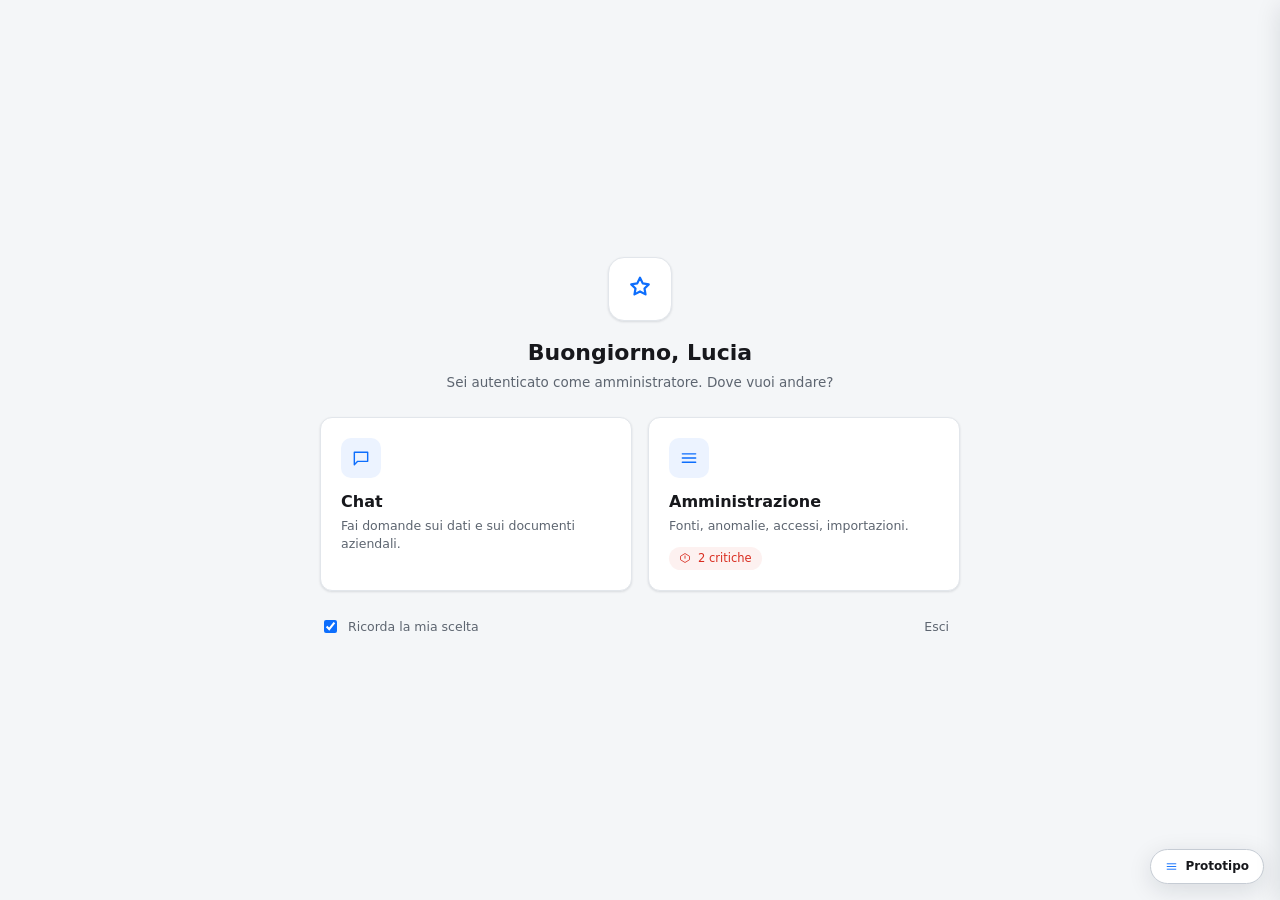
<file: Prototipi/amministrazione-rag-aziendale.html>
<!doctype html>
<html lang="it" data-palette="decobrands">
<head>
  <meta charset="utf-8" />
  <meta name="viewport" content="width=device-width, initial-scale=1" />
  <title>Amministrazione · Assistente aziendale</title>
  <link rel="stylesheet" href="tokens-amministrazione.css" />
  <style>
    /* ============ base ============ */
    *, *::before, *::after { box-sizing: border-box; }
    [hidden] { display:none !important; }
    html { -webkit-text-size-adjust: 100%; }
    body { margin:0; background:var(--sfondo-pagina); color:var(--testo); font-family:var(--font-sans); line-height:1.45; }
    a { color:inherit; text-decoration:none; }
    button { font:inherit; cursor:pointer; color:inherit; }
    select, input, textarea { font:inherit; color:inherit; }
    .i { width:16px; height:16px; flex:none; vertical-align:-3px; }
    .mono { font-family:var(--font-mono); font-variant-numeric:tabular-nums; }
    :focus-visible { outline:2px solid var(--ring); outline-offset:1px; border-radius:4px; }

    /* ============ shell ============ */
    .app { display:grid; grid-template-rows:56px calc(100dvh - 56px); grid-template-columns:240px 1fr; }
    .top { grid-column:1/-1; position:sticky; top:0; z-index:50; display:flex; align-items:center; gap:16px; padding:0 20px; background:var(--superficie); border-bottom:1px solid var(--bordo); }
    .top .brand { display:flex; align-items:center; gap:10px; font-weight:600; font-size:14.5px; min-width:0; }
    .top .brand .i { width:20px; height:20px; color:var(--azione); }
    .top .brand small { display:block; font-weight:400; color:var(--testo-debole); font-size:11px; line-height:1.1; }
    .top .menu-btn { display:none; }
    .azienda-box { display:flex; align-items:center; gap:8px; }
    .azienda-box label { font-size:11.5px; color:var(--testo-debole); text-transform:uppercase; letter-spacing:.05em; }
    .grow { flex:1; }
    .person { position:relative; display:flex; align-items:center; gap:10px; padding:6px 8px; border-radius:var(--raggio); cursor:pointer; }
    .person:hover { background:var(--superficie-alt); }
    .person .avatar { width:30px; height:30px; border-radius:50%; background:var(--azione-soft); color:var(--azione); display:grid; place-items:center; font-weight:600; font-size:12.5px; }
    .person .p-name { font-size:12.5px; font-weight:600; line-height:1.15; }
    .person .p-role { font-size:11px; color:var(--testo-debole); line-height:1.15; }
    .pmenu { position:absolute; right:0; top:calc(100% + 6px); width:230px; background:var(--superficie); border:1px solid var(--bordo); border-radius:var(--raggio-l); box-shadow:var(--ombra-alzata); padding:6px; z-index:60; }
    .pmenu[hidden] { display:none; }
    .pmenu button { display:flex; width:100%; align-items:center; gap:10px; padding:9px 10px; border:0; background:none; border-radius:var(--raggio); font-size:13px; text-align:left; }
    .pmenu button:hover { background:var(--superficie-alt); }
    .pmenu .sep { border-top:1px solid var(--bordo); margin:6px 4px; }

    .side { display:flex; flex-direction:column; gap:2px; background:var(--superficie); border-right:1px solid var(--bordo); padding:10px 10px 24px; overflow:auto; }
    .side .gl { font-family:var(--font-mono); text-transform:uppercase; font-size:10.5px; letter-spacing:.08em; color:var(--testo-debole); padding:16px 10px 6px; }
    .side a { display:flex; align-items:center; gap:10px; padding:8px 10px; border-radius:var(--raggio); color:var(--testo-tenue); font-size:13.5px; }
    .side a:hover { background:var(--superficie-alt); color:var(--testo); }
    .side a.active { background:var(--azione-soft); color:var(--azione); font-weight:500; }
    .side a[data-ext] .prod { display:block; font-size:10.5px; color:var(--testo-debole); font-weight:400; }
    .side a .cnt { margin-left:auto; font-size:11px; font-weight:600; padding:1px 8px; border-radius:var(--p); background:var(--stato-critico-sfondo); color:var(--stato-critico); }
    .side a .cnt.zero { background:var(--stato-neutro-sfondo); color:var(--stato-neutro); }
    .content { min-width:0; padding:24px 28px 72px; overflow:auto; }
    .page-head { display:flex; justify-content:space-between; gap:14px; flex-wrap:wrap; margin-bottom:20px; }
    .page-title { font-size:20px; font-weight:600; letter-spacing:-.01em; margin:0; }
    .page-sub { font-size:13px; color:var(--testo-tenue); margin:3px 0 0; max-width:72ch; }

    /* ============ superfici ============ */
    .card { background:var(--superficie); border:1px solid var(--bordo); border-radius:var(--raggio-l); box-shadow:var(--ombra); }
    .pad-4 { padding:16px; } .pad-5 { padding:24px; }
    .card + .card { margin-top:16px; }
    .c-head { display:flex; align-items:center; justify-content:space-between; gap:12px; padding:14px 18px; border-bottom:1px solid var(--bordo); }
    .c-head h2 { font-size:14.5px; font-weight:600; margin:0; }
    .c-head .h-intro { margin:0; font-size:12px; color:var(--testo-tenue); }
    .kpi-grid { display:grid; grid-template-columns:repeat(auto-fit,minmax(200px,1fr)); gap:14px; }
    .kpi { padding:14px 16px; }
    .kpi .k-t { display:flex; align-items:center; justify-content:space-between; color:var(--testo-tenue); font-size:12.5px; }
    .kpi .k-n { font-family:var(--font-mono); font-size:24px; font-weight:600; margin-top:6px; }
    .kpi .k-n small { font-size:13px; color:var(--testo-debole); font-weight:400; }
    .kpi .k-l { font-size:12px; color:var(--testo-debole); margin-top:2px; }
    .dot { width:9px; height:9px; border-radius:50%; flex:none; }

    /* ============ tabella ============ */
    .table-box { overflow:auto; border-top:1px solid var(--bordo); }
    .tbl { width:100%; border-collapse:collapse; }
    .tbl th { position:sticky; top:0; z-index:1; background:var(--superficie-alt); color:var(--testo-tenue); font-size:11px; font-weight:600; text-transform:uppercase; letter-spacing:.04em; text-align:left; padding:10px 14px; white-space:nowrap; }
    .tbl th.sortable { cursor:pointer; user-select:none; }
    .tbl th.sortable:hover { color:var(--testo); }
    .tbl td { padding:10px 14px; border-top:1px solid var(--bordo); vertical-align:middle; font-size:13px; }
    .tbl tbody tr { cursor:pointer; }
    .tbl tbody tr:hover { background:var(--superficie-alt); }
    .tbl .prim { font-weight:600; }
    .tbl .sub { display:block; font-size:11.5px; color:var(--testo-debole); }
    .tbl .num-col { font-family:var(--font-mono); font-variant-numeric:tabular-nums; text-align:right; }
    .empty-note { text-align:center; padding:12px 0; color:var(--testo-debole); font-size:12.5px; }

    /* ============ badge / chip / residenza ============ */
    .badge { display:inline-flex; align-items:center; gap:6px; padding:3px 10px; border-radius:var(--p); font-size:11.5px; font-weight:500; white-space:nowrap; }
    .badge .i { width:12px; height:12px; }
    .b-stato-critico { background:var(--stato-critico-sfondo); color:var(--stato-critico); }
    .b-stato-errore { background:var(--stato-errore-sfondo); color:var(--stato-errore); }
    .b-stato-attenzione { background:var(--stato-attenzione-sfondo); color:var(--stato-attenzione); }
    .b-stato-ok { background:var(--stato-ok-sfondo); color:var(--stato-ok); }
    .b-stato-info { background:var(--stato-info-sfondo); color:var(--stato-info); }
    .b-stato-neutro { background:var(--stato-neutro-sfondo); color:var(--stato-neutro); }
    .res { display:inline-flex; align-items:center; gap:6px; padding:3px 10px; border-radius:var(--p); font-size:11.5px; font-weight:500; white-space:nowrap; }
    .res .i { width:12px; height:12px; }
    .res-interno { background:var(--residenza-interno-sfondo); color:var(--residenza-interno); }
    .res-cloud { background:var(--residenza-cloud-sfondo); color:var(--residenza-cloud); }
    .chip { display:inline-flex; align-items:center; gap:6px; padding:3px 10px; border-radius:var(--p); border:1px solid var(--bordo-insieme); background:var(--superficie); color:var(--testo-tenue); font-size:12px; }
    .chip button { border:0; background:none; padding:0; display:grid; place-items:center; color:var(--testo-debole); width:14px; height:14px; }
    .chip button:hover { color:var(--testo); }
    .chipacloud { display:inline-flex; align-items:center; padding:1px 8px; border-radius:var(--p); border:1px solid var(--bordo-insieme); color:var(--testo-tenue); font-size:11px; background:var(--superficie); }

    /* ============ bottoni / campi ============ */
    .btn { display:inline-flex; align-items:center; gap:8px; padding:9px 14px; border-radius:var(--raggio); border:1px solid transparent; font-size:13.5px; font-weight:500; background:none; }
    .btn .i { width:15px; height:15px; }
    .btn-primary { background:var(--azione); color:var(--azione-testo); border-color:var(--azione); }
    .btn-primary:hover:not(:disabled) { background:var(--azione-hover); border-color:var(--azione-hover); }
    .btn-primary:active:not(:disabled) { background:var(--azione-pressa); }
    .btn-secondary { background:var(--superficie); color:var(--testo); border-color:var(--bordo-insieme); }
    .btn-secondary:hover:not(:disabled) { border-color:var(--testo-debole); }
    .btn-ghost { color:var(--testo-tenue); }
    .btn-ghost:hover:not(:disabled) { color:var(--testo); background:var(--superficie-alt); }
    .btn-sm { padding:6px 10px; font-size:12.5px; }
    .btn[disabled], input[disabled], select[disabled], textarea[disabled] { opacity:.55; cursor:not-allowed; }
    .ico-btn { display:grid; place-items:center; width:32px; height:32px; border-radius:var(--raggio); border:1px solid transparent; background:none; color:var(--testo-tenue); }
    .ico-btn:hover { background:var(--superficie-alt); color:var(--testo); }
    .field { display:flex; flex-direction:column; gap:6px; }
    .field label { font-size:12px; font-weight:600; color:var(--testo-tenue); }
    .field .hint { font-size:11.5px; color:var(--testo-debole); }
    .input, .select, .textarea { width:100%; padding:9px 12px; border:1px solid var(--bordo-insieme); border-radius:var(--raggio); background:var(--superficie); color:var(--testo); }
    .input:focus, .select:focus, .textarea:focus { outline:none; border-color:var(--azione); box-shadow:0 0 0 3px var(--ring); }
    .textarea { min-height:92px; resize:vertical; }
    .search-box { position:relative; }
    .search-box .i { position:absolute; left:11px; top:50%; translate:0 -50%; color:var(--testo-debole); }
    .search-box .input { padding-left:34px; }
    .ro-note { font-size:11.5px; color:var(--testo-debole); display:inline-flex; align-items:center; gap:5px; }
    .filters { display:flex; gap:10px; flex-wrap:wrap; align-items:end; padding:14px 18px; }
    .filters .field { min-width:150px; }
    .filters .search-box { flex:1; min-width:220px; }
    .filters .field.grow { flex:1; }
    .res-meta { font-size:12px; color:var(--testo-debole); padding:10px 18px 0; }
    .active-filters { display:flex; gap:6px; flex-wrap:wrap; padding:10px 18px 0; }
    .pager { display:flex; align-items:center; justify-content:flex-end; gap:10px; padding:12px 18px; border-top:1px solid var(--bordo); font-size:12.5px; color:var(--testo-tenue); }

    /* ============ semaforo / griglia import ============ */
    .sem { display:flex; gap:18px; flex-wrap:wrap; }
    .sem .s { display:flex; align-items:center; gap:7px; font-size:12.5px; color:var(--testo-tenue); }
    .sem .s b { color:var(--testo); font-weight:600; }
    .imp { display:grid; grid-template-columns:150px repeat(7,minmax(96px,1fr)); }
    .imp .ih { position:sticky; top:0; background:var(--superficie-alt); font-weight:600; color:var(--testo-tenue); font-size:10.5px; text-transform:uppercase; letter-spacing:.04em; padding:9px 10px; white-space:nowrap; }
    .imp .icell { padding:9px 10px; border-top:1px solid var(--bordo); font-size:12px; display:flex; flex-direction:column; gap:2px; min-height:48px; }
    .imp .icell .t { font-weight:600; display:flex; align-items:center; gap:5px; }
    .imp .icell .t .i { width:13px; height:13px; }
    .imp .icell .s { color:var(--testo-debole); font-size:11px; }
    .imp .t-ok { color:var(--stato-ok); } .imp .t-warn { color:var(--stato-attenzione); } .imp .t-err { color:var(--stato-errore); } .imp .t-na { color:var(--testo-debole); }

    /* ============ notice / stati schermata ============ */
    .notice { display:flex; align-items:flex-start; gap:9px; padding:11px 14px; border-radius:var(--raggio); font-size:12.5px; line-height:1.45; }
    .notice .i { width:15px; height:15px; margin-top:1px; }
    .notice-info { background:var(--stato-info-sfondo); color:var(--stato-info); }
    .notice-warn { background:var(--stato-attenzione-sfondo); color:var(--stato-attenzione); }
    .notice-crit { background:var(--stato-critico-sfondo); color:var(--stato-critico); }
    .notice-ok { background:var(--stato-ok-sfondo); color:var(--stato-ok); }
    .state-box { text-align:center; padding:56px 24px; color:var(--testo-tenue); }
    .state-box .s-ico { width:42px; height:42px; margin:0 auto 14px; display:grid; place-items:center; border-radius:50%; background:var(--superficie-alt); }
    .state-box .s-ico .i { width:22px; height:22px; }
    .state-box h3 { margin:0 0 6px; font-size:15px; color:var(--testo); }
    .state-box p { margin:0 0 16px; font-size:13px; max-width:52ch; margin-inline:auto; }
    .sk { background:linear-gradient(100deg, transparent 20%, var(--bordo) 40%, transparent 60%); background-size:220% 100%; animation:sk 1.15s linear infinite; border-radius:6px; }
    @keyframes sk { to { background-position:-220% 0; } }
    .sk-row { display:flex; gap:14px; padding:14px 18px; border-top:1px solid var(--bordo); }
    .sk-row .sk { height:12px; }

    /* ============ drawer ============ */
    .scrim { position:fixed; inset:0; background:var(--velato); z-index:75; opacity:0; pointer-events:none; transition:opacity .18s ease; }
    body[data-drawer] .scrim { opacity:1; pointer-events:auto; }
    .drawer { position:fixed; top:0; right:0; bottom:0; width:min(580px,100vw); background:var(--superficie); border-left:1px solid var(--bordo); box-shadow:var(--ombra-alzata); z-index:80; transform:translateX(100%); transition:transform .22s ease; display:flex; flex-direction:column; }
    body[data-drawer] .drawer { transform:translateX(0); }
    .drawer-head { display:flex; align-items:flex-start; justify-content:space-between; gap:12px; padding:16px 20px; border-bottom:1px solid var(--bordo); }
    .drawer-head h2 { margin:0; font-size:16px; font-weight:600; }
    .drawer-head .sub { font-size:12px; color:var(--testo-tenue); margin-top:2px; }
    .drawer-body { flex:1; overflow:auto; padding:20px; }
    .dl dt { font-size:11.5px; font-weight:600; color:var(--testo-debole); text-transform:uppercase; letter-spacing:.05em; margin:14px 0 5px; }
    .dl dd { margin:0; font-size:13.5px; }
    .dl dd + dt { margin-top:18px; }
    .tabs { display:flex; gap:2px; border-bottom:1px solid var(--bordo); margin-bottom:16px; }
    .tab { padding:9px 13px; font-size:13px; color:var(--testo-tenue); border:0; background:none; border-bottom:2px solid transparent; margin-bottom:-1px; }
    .tab.active { color:var(--azione); font-weight:600; border-bottom-color:var(--azione); }
    .storia { border-left:2px solid var(--bordo); margin:10px 0 0 6px; padding-left:16px; }
    .storia li { list-style:none; position:relative; padding:0 0 14px; font-size:12.5px; color:var(--testo-tenue); }
    .storia li::before { content:""; position:absolute; left:-21px; top:4px; width:8px; height:8px; border-radius:50%; background:var(--bordo-insieme); }
    .storia li b { color:var(--testo); font-weight:600; }

    /* ============ modal ============ */
    .modal-wrap { position:fixed; inset:0; z-index:90; display:grid; place-items:center; background:var(--velato); padding:24px; }
    .modal-wrap[hidden] { display:none; }
    .modal { width:min(520px,100%); background:var(--superficie); border-radius:var(--raggio-l); box-shadow:var(--ombra-alzata); display:flex; flex-direction:column; max-height:92dvh; }
    .modal-head { padding:16px 20px; border-bottom:1px solid var(--bordo); }
    .modal-head h3 { margin:0; font-size:15.5px; font-weight:600; }
    .modal-body { padding:20px; overflow:auto; }
    .modal-foot { display:flex; justify-content:flex-end; gap:10px; padding:14px 20px; border-top:1px solid var(--bordo); }

    /* ============ toast ============ */
    .toast-wrap { position:fixed; left:50%; bottom:18px; transform:translateX(-50%); z-index:95; display:flex; flex-direction:column; gap:8px; }
    .toast { display:flex; align-items:center; gap:9px; background:var(--testo); color:var(--sfondo-pagina); padding:10px 16px; border-radius:var(--p); box-shadow:var(--ombra-alzata); font-size:13px; animation:tp .18s ease; }
    .toast .i { width:15px; height:15px; }

    /* ============ pannello prototipo ============ */
    .proto { position:fixed; right:16px; bottom:16px; z-index:70; display:flex; flex-direction:column; align-items:flex-end; gap:8px; }
    .proto-tag { display:inline-flex; align-items:center; gap:7px; padding:8px 14px; border-radius:var(--p); border:1px solid var(--bordo-insieme); background:var(--superficie); box-shadow:var(--ombra-alzata); font-size:12px; font-weight:600; }
    .proto-tag .i { width:13px; height:13px; color:var(--azione); }
    .proto-box { width:276px; max-height:calc(100dvh - 140px); overflow:auto; padding:14px; background:var(--superficie); border:1px solid var(--bordo); border-radius:var(--raggio-l); box-shadow:var(--ombra-alzata); }
    .proto-box[hidden] { display:none; }
    .proto-box .p-h { display:flex; align-items:center; justify-content:space-between; font-size:12px; font-weight:600; text-transform:uppercase; letter-spacing:.05em; color:var(--testo-debole); margin-bottom:10px; }
    .proto-box .p-opt { display:flex; align-items:center; gap:8px; font-size:12.5px; padding:4px 2px; }
    .proto-box .p-opt input[type=radio] { accent-color:var(--azione); }
    .proto-box .p-sec { font-size:11px; font-weight:600; color:var(--testo-debole); text-transform:uppercase; letter-spacing:.05em; margin:12px 0 4px; border-top:1px solid var(--bordo); padding-top:10px; }
    .proto-box select { width:100%; padding:6px 8px; border:1px solid var(--bordo-insieme); border-radius:6px; background:var(--superficie); font-size:12.5px; }
    .proto-note { font-size:11px; color:var(--testo-debole); margin-top:10px; border-top:1px solid var(--bordo); padding-top:8px; }

    /* ============ scelta ============ */
    .scelta { min-height:100dvh; display:grid; place-items:center; padding:24px; }
    .scelta .inner { width:min(640px,100%); text-align:center; }
    .scelta .logo { width:64px; height:64px; margin:0 auto 16px; border-radius:16px; background:var(--superficie); border:1px solid var(--bordo); color:var(--azione); display:grid; place-items:center; box-shadow:var(--ombra); }
    .scelta .logo .i { width:30px; height:30px; }
    .scelta h1 { font-size:22px; font-weight:600; margin:0 0 4px; }
    .scelta .sub { color:var(--testo-tenue); font-size:13.5px; margin:0 0 24px; }
    .cards { display:grid; grid-template-columns:1fr 1fr; gap:16px; }
    .s-card { display:block; text-align:left; padding:20px; background:var(--superficie); border:1px solid var(--bordo); border-radius:var(--raggio-l); box-shadow:var(--ombra); }
    .s-card:hover { border-color:var(--bordo-insieme); box-shadow:var(--ombra-alzata); }
    .s-card .s-ic { width:40px; height:40px; border-radius:10px; background:var(--azione-soft); color:var(--azione); display:grid; place-items:center; margin-bottom:12px; }
    .s-card .s-ic .i { width:20px; height:20px; }
    .s-card h2 { margin:0 0 4px; font-size:16px; font-weight:600; }
    .s-card p { margin:0; color:var(--testo-tenue); font-size:12.5px; }
    .s-card .alert-flag { margin-top:12px; display:inline-flex; align-items:center; gap:7px; }
    .scelta-foot { margin-top:20px; display:flex; justify-content:space-between; align-items:center; gap:12px; flex-wrap:wrap; font-size:12.5px; color:var(--testo-tenue); }
    .check-row { display:inline-flex; align-items:center; gap:8px; font-size:12.5px; }
    .check-row input { accent-color:var(--azione); }

    /* ============ aspetto ============ */
    .asp-grid { display:grid; grid-template-columns:1fr 1fr; gap:16px; }
    .asp-swatch { display:flex; align-items:center; justify-content:space-between; gap:10px; padding:10px 12px; border:1px solid var(--bordo); border-radius:var(--raggio); }
    .asp-swatch label { font-size:12.5px; color:var(--testo-tenue); }
    .asp-swatch input[type=color] { width:34px; height:30px; border:0; padding:0; background:none; }
    .asp-swatch .hex { font-family:var(--font-mono); font-size:12px; color:var(--testo-tenue); min-width:74px; text-align:right; }
    .preview-mini { border:1px solid var(--bordo); border-radius:var(--raggio-l); overflow:hidden; }
    .preview-mini .pv-head { display:flex; align-items:center; gap:8px; padding:8px 12px; background:var(--superficie); border-bottom:1px solid var(--bordo); font-size:11.5px; color:var(--testo-tenue); }
    .preview-mini .pv-body { padding:14px 12px; background:var(--sfondo-pagina); }
    @media (max-width:900px){ .asp-grid { grid-template-columns:1fr; } }

    /* ============ responsive ============ */
    @media (max-width:900px){
      .app { grid-template-columns:1fr; grid-template-rows:56px 1fr; }
      .side { position:fixed; top:56px; bottom:0; left:0; z-index:60; width:min(280px,82vw); transform:translateX(-102%); transition:transform .2s ease; box-shadow:var(--ombra-alzata); }
      body.side-open .side { transform:translateX(0); }
      body.side-open .scrim { opacity:1; pointer-events:auto; }
      .cards { grid-template-columns:1fr; }
      .top .menu-btn { display:grid; }
      .content { padding:16px; }
      .imp { grid-template-columns:150px repeat(7,200px); }
    }
  </style>
</head>
<body>
  <svg width="0" height="0" style="position:absolute" aria-hidden="true">
    <defs>
      <symbol id="i-spark" viewBox="0 0 24 24"><path d="M12 3l2.2 4.5L19 8.3l-3.4 3.3.8 4.7L12 14l-4.4 2.3.8-4.7L5 8.3l4.8-.8z" fill="none" stroke="currentColor" stroke-width="1.8" stroke-linejoin="round" stroke-linecap="round"/></symbol>
      <symbol id="i-chat" viewBox="0 0 24 24"><path d="M4 5h16v11H8l-4 4z" fill="none" stroke="currentColor" stroke-width="1.7" stroke-linejoin="round"/></symbol>
      <symbol id="i-sliders" viewBox="0 0 24 24"><path d="M4 7h16M4 12h16M4 17h16" fill="none" stroke="currentColor" stroke-width="1.7" stroke-linecap="round"/></symbol>
      <symbol id="i-home" viewBox="0 0 24 24"><path d="M4 11l8-7 8 7v9a1 1 0 0 1-1 1h-5v-6h-4v6H5a1 1 0 0 1-1-1z" fill="none" stroke="currentColor" stroke-width="1.6" stroke-linejoin="round"/></symbol>
      <symbol id="i-folder" viewBox="0 0 24 24"><path d="M3 6a1 1 0 0 1 1-1h5l2 2h9a1 1 0 0 1 1 1v10a1 1 0 0 1-1 1H4a1 1 0 0 1-1-1z" fill="none" stroke="currentColor" stroke-width="1.6" stroke-linejoin="round"/></symbol>
      <symbol id="i-eye" viewBox="0 0 24 24"><path d="M2 12s3.5-6 10-6 10 6 10 6-3.5 6-10 6S2 12 2 12z" fill="none" stroke="currentColor" stroke-width="1.6"/><circle cx="12" cy="12" r="3" fill="none" stroke="currentColor" stroke-width="1.6"/></symbol>
      <symbol id="i-log" viewBox="0 0 24 24"><path d="M5 4h14v16H5zM8 9h8M8 13h8M8 17h5" fill="none" stroke="currentColor" stroke-width="1.6" stroke-linejoin="round"/></symbol>
      <symbol id="i-ext" viewBox="0 0 24 24"><path d="M14 5h5v5M19 5l-8 8" fill="none" stroke="currentColor" stroke-width="1.7" stroke-linecap="round" stroke-linejoin="round"/><path d="M19 14v5H5V5h5" fill="none" stroke="currentColor" stroke-width="1.7" stroke-linecap="round" stroke-linejoin="round"/></symbol>
      <symbol id="i-search" viewBox="0 0 24 24"><circle cx="11" cy="11" r="6.5" fill="none" stroke="currentColor" stroke-width="1.7"/><path d="M20 20l-4.2-4.2" fill="none" stroke="currentColor" stroke-width="1.7" stroke-linecap="round"/></symbol>
      <symbol id="i-x" viewBox="0 0 24 24"><path d="M6 6l12 12M18 6L6 18" fill="none" stroke="currentColor" stroke-width="1.8" stroke-linecap="round"/></symbol>
      <symbol id="i-check" viewBox="0 0 24 24"><path d="M5 12.5l4.5 4.5L19 7" fill="none" stroke="currentColor" stroke-width="1.9" stroke-linecap="round" stroke-linejoin="round"/></symbol>
      <symbol id="i-crit" viewBox="0 0 24 24"><path d="M12 3l9 5.5v7L12 21l-9-5.5v-7z" fill="none" stroke="currentColor" stroke-width="1.7" stroke-linejoin="round"/><path d="M12 8v4.5" fill="none" stroke="currentColor" stroke-width="1.8" stroke-linecap="round"/><circle cx="12" cy="16" r=".3" fill="currentColor"/></symbol>
      <symbol id="i-err" viewBox="0 0 24 24"><circle cx="12" cy="12" r="8.5" fill="none" stroke="currentColor" stroke-width="1.7"/><path d="M12 8v4.5" fill="none" stroke="currentColor" stroke-width="1.8" stroke-linecap="round"/><circle cx="12" cy="16" r=".3" fill="currentColor"/></symbol>
      <symbol id="i-warn" viewBox="0 0 24 24"><path d="M12 4l9.5 16.5h-19z" fill="none" stroke="currentColor" stroke-width="1.7" stroke-linejoin="round"/><path d="M12 10v4" fill="none" stroke="currentColor" stroke-width="1.8" stroke-linecap="round"/><circle cx="12" cy="16.4" r=".3" fill="currentColor"/></symbol>
      <symbol id="i-info" viewBox="0 0 24 24"><circle cx="12" cy="12" r="8.5" fill="none" stroke="currentColor" stroke-width="1.7"/><path d="M12 11v5" fill="none" stroke="currentColor" stroke-width="1.8" stroke-linecap="round"/><circle cx="12" cy="7.8" r=".3" fill="currentColor"/></symbol>
      <symbol id="i-ok" viewBox="0 0 24 24"><circle cx="12" cy="12" r="8.5" fill="none" stroke="currentColor" stroke-width="1.7"/><path d="M8 12.5l2.8 2.8L16.5 9.5" fill="none" stroke="currentColor" stroke-width="1.8" stroke-linecap="round" stroke-linejoin="round"/></symbol>
      <symbol id="i-neut" viewBox="0 0 24 24"><circle cx="12" cy="12" r="8.5" fill="none" stroke="currentColor" stroke-width="1.7"/><path d="M8.5 12h7" fill="none" stroke="currentColor" stroke-width="1.8" stroke-linecap="round"/></symbol>
      <symbol id="i-refresh" viewBox="0 0 24 24"><path d="M20 11a8 8 0 1 0-2.3 5.7M20 4v7h-7" fill="none" stroke="currentColor" stroke-width="1.7" stroke-linecap="round" stroke-linejoin="round"/></symbol>
      <symbol id="i-shield" viewBox="0 0 24 24"><path d="M12 3l8 3v6c0 5-3.5 8-8 9-4.5-1-8-4-8-9V6z" fill="none" stroke="currentColor" stroke-width="1.7" stroke-linejoin="round"/><path d="M8.5 12l2.5 2.5 4.5-4.5" fill="none" stroke="currentColor" stroke-width="1.7" stroke-linecap="round" stroke-linejoin="round"/></symbol>
      <symbol id="i-cloud" viewBox="0 0 24 24"><path d="M6.5 18a4 4 0 0 1-.4-8A5.5 5.5 0 0 1 17 9.5a3.5 3.5 0 0 1 .5 7z" fill="none" stroke="currentColor" stroke-width="1.7" stroke-linejoin="round"/></symbol>
      <symbol id="i-clock" viewBox="0 0 24 24"><circle cx="12" cy="12" r="8.5" fill="none" stroke="currentColor" stroke-width="1.7"/><path d="M12 7.5V12l3 2" fill="none" stroke="currentColor" stroke-width="1.7" stroke-linecap="round" stroke-linejoin="round"/></symbol>
      <symbol id="i-plus" viewBox="0 0 24 24"><path d="M12 5v14M5 12h14" fill="none" stroke="currentColor" stroke-width="1.9" stroke-linecap="round"/></symbol>
      <symbol id="i-note" viewBox="0 0 24 24"><path d="M5 4h14v12l-4 4H5zM9 9h6M9 13h4" fill="none" stroke="currentColor" stroke-width="1.6" stroke-linejoin="round"/></symbol>
      <symbol id="i-csv" viewBox="0 0 24 24"><path d="M12 15V5M7 9l5-4 5 4M5 19h14" fill="none" stroke="currentColor" stroke-width="1.7" stroke-linecap="round" stroke-linejoin="round"/></symbol>
      <symbol id="i-chev" viewBox="0 0 24 24"><path d="M9 6l6 6-6 6" fill="none" stroke="currentColor" stroke-width="1.8" stroke-linecap="round" stroke-linejoin="round"/></symbol>
      <symbol id="i-down" viewBox="0 0 24 24"><path d="M6 9l6 6 6-6" fill="none" stroke="currentColor" stroke-width="1.8" stroke-linecap="round" stroke-linejoin="round"/></symbol>
      <symbol id="i-user" viewBox="0 0 24 24"><circle cx="12" cy="8" r="3.5" fill="none" stroke="currentColor" stroke-width="1.6"/><path d="M5 20c0-3.5 3-5.5 7-5.5s7 2 7 5.5" fill="none" stroke="currentColor" stroke-width="1.6" stroke-linecap="round"/></symbol>
      <symbol id="i-funnel" viewBox="0 0 24 24"><path d="M4 5h16l-6 7v5l-4 2v-7z" fill="none" stroke="currentColor" stroke-width="1.6" stroke-linejoin="round"/></symbol>
      <symbol id="i-save" viewBox="0 0 24 24"><path d="M5 4h12l3 3v13H5zM9 4v5h6V4" fill="none" stroke="currentColor" stroke-width="1.6" stroke-linejoin="round"/></symbol>
      <symbol id="i-lock" viewBox="0 0 24 24"><rect x="5" y="10" width="14" height="10" rx="1.5" fill="none" stroke="currentColor" stroke-width="1.6"/><path d="M8 10V7a4 4 0 0 1 8 0v3" fill="none" stroke="currentColor" stroke-width="1.6"/></symbol>
    </defs>
  </svg>
  <div class="scrim" id="scrim"></div>

  <!-- ===================== SCELTA (§4) ===================== -->
  <div class="scelta" id="view-scelta">
    <div class="inner">
      <div class="logo"><svg class="i"><use href="#i-spark"/></svg></div>
      <h1>Buongiorno, Lucia</h1>
      <p class="sub">Sei autenticato come amministratore. Dove vuoi andare?</p>
      <div class="cards">
        <a class="s-card" href="#/chat">
          <div class="s-ic"><svg class="i"><use href="#i-chat"/></svg></div>
          <h2>Chat</h2>
          <p>Fai domande sui dati e sui documenti aziendali.</p>
        </a>
        <a class="s-card" href="#/panoramica" id="card-admin">
          <div class="s-ic"><svg class="i"><use href="#i-sliders"/></svg></div>
          <h2>Amministrazione</h2>
          <p>Fonti, anomalie, accessi, importazioni.</p>
          <span class="badge b-stato-critico alert-flag"><svg class="i"><use href="#i-crit"/></svg>2 critiche</span>
        </a>
      </div>
      <div class="scelta-foot">
        <label class="check-row"><input type="checkbox" checked /> Ricorda la mia scelta</label>
        <a href="#/chat" class="btn btn-ghost btn-sm">Esci</a>
      </div>
    </div>
  </div>

  <!-- ===================== CHAT (segnaposto) ===================== -->
  <div class="scelta" id="view-chat" hidden>
    <div class="inner">
      <div class="logo"><svg class="i"><use href="#i-chat"/></svg></div>
      <h1>La chat è attiva</h1>
      <p class="sub">In questa demo si apre una pagina segnaposto: qui si raggiunge l'assistente su <span class="mono">assistente.localhost</span>.</p>
      <div class="cards">
        <a class="s-card" href="#/">
          <div class="s-ic"><svg class="i"><use href="#i-spark"/></svg></div>
          <h2>Torna alla scelta</h2>
          <p>Schermata di scelta tra Chat e Amministrazione.</p>
        </a>
      </div>
    </div>
  </div>

  <!-- ===================== AMMINISTRAZIONE ===================== -->
  <div class="app" id="view-app" hidden>
    <header class="top">
      <button class="ico-btn menu-btn" id="menu-btn" aria-label="Apri il menu di navigazione" aria-expanded="false"><svg class="i"><use href="#i-sliders"/></svg></button>
      <a class="brand" href="#/panoramica">
        <svg class="i"><use href="#i-spark"/></svg>
        <span>Assistente aziendale<small>Amministrazione</small></span>
      </a>
      <div class="azienda-box">
        <label for="azienda-sel">Azienda</label>
        <select class="input azienda-sel" id="azienda-sel" style="width:auto"></select>
      </div>
      <div class="grow"></div>
      <button class="btn btn-secondary btn-sm" id="vai-chat"><svg class="i"><use href="#i-chat"/></svg>Vai alla chat</button>
      <div class="person" id="person" role="button" tabindex="0" aria-haspopup="true" aria-expanded="false">
        <div class="avatar">LB</div>
        <div><div class="p-name">Lucia Bianchi</div><div class="p-role">Responsabile IT</div></div>
        <svg class="i" style="width:12px;height:12px;color:var(--testo-debole)"><use href="#i-down"/></svg>
      </div>
      <div class="pmenu" id="pmenu" hidden>
        <div style="padding:8px 10px 4px;font-size:11px;color:var(--testo-debole)">Ruoli: Responsabile IT · Gestione fonti · Gestione anomalie · Gestione sistemi</div>
        <button id="cambia-iniziale"><svg class="i"><use href="#i-sliders"/></svg>Cambia schermata iniziale</button>
        <button><svg class="i"><use href="#i-chev"/></svg>Consultare i ruoli</button>
        <div class="sep"></div>
        <button class="btn-ghost" id="esci"><svg class="i"><use href="#i-lock"/></svg>Esci</button>
      </div>
    </header>

    <aside class="side" id="side">
      <div class="gl">Generale</div>
      <a href="#/panoramica" data-area="panoramica" data-role="pan:any"><svg class="i"><use href="#i-home"/></svg>Panoramica</a>

      <div class="gl">Dati</div>
      <a href="#/fonti" data-area="fonti" data-role="pan:fonti"><svg class="i"><use href="#i-folder"/></svg>Fonti</a>
      <a href="#/vedi-come" data-area="vedi-come" data-role="pan:vedicome"><svg class="i"><use href="#i-eye"/></svg>Vedi come</a>

      <div class="gl">Controllo</div>
      <a href="#/anomalie" data-area="anomalie" data-role="pan:any"><svg class="i"><use href="#i-crit"/></svg>Anomalie<span class="cnt" id="cnt-anomalie"></span></a>
      <a href="#/registro" data-area="registro" data-role="pan:any"><svg class="i"><use href="#i-log"/></svg>Registro modifiche</a>

      <div class="gl">Impostazioni</div>
      <a href="#/aspetto" data-area="aspetto" data-role="pan:aspetto"><svg class="i"><use href="#i-sliders"/></svg>Aspetto</a>

      <div class="gl">Strumenti</div>
      <a href="#/esterno/keycloak" data-area="esterno" data-tool="keycloak" data-ext="1" data-role="pan:strumenti"><svg class="i"><use href="#i-ext"/></svg>Gestione utenti<span class="prod">Keycloak</span></a>
      <a href="#/esterno/dagster" data-area="esterno" data-tool="dagster" data-ext="1" data-role="pan:strumenti"><svg class="i"><use href="#i-ext"/></svg>Gestione importazioni<span class="prod">Dagster</span></a>
      <a href="#/esterno/uptime" data-area="esterno" data-tool="uptime" data-ext="1" data-role="pan:strumenti"><svg class="i"><use href="#i-ext"/></svg>Monitoraggio sistemi<span class="prod">Uptime Kuma</span></a>
    </aside>

    <main class="content" id="content"></main>
  </div>

  <!-- ===================== DRAWER / MODAL / TOAST ===================== -->
  <div class="drawer" id="drawer" aria-label="Pannello di dettaglio">
    <div class="drawer-head"><div id="drawer-head"></div><button class="ico-btn" id="drawer-close" aria-label="Chiudi il pannello"><svg class="i"><use href="#i-x"/></svg></button></div>
    <div class="drawer-body" id="drawer-body"></div>
  </div>
  <div class="modal-wrap" id="modal-wrap" hidden>
    <div class="modal" role="dialog" aria-modal="true" aria-labelledby="modal-title">
      <div class="modal-head"><h3 id="modal-title"></h3></div>
      <div class="modal-body" id="modal-body"></div>
      <div class="modal-foot">
        <button class="btn btn-ghost" id="modal-cancel">Annulla</button>
        <button class="btn btn-primary" id="modal-ok">Conferma</button>
      </div>
    </div>
  </div>
  <div class="toast-wrap" id="toast-wrap" aria-live="polite"></div>

  <!-- ===================== PANNELLO SOLO PROTOTIPO ===================== -->
  <div class="proto">
    <div class="proto-box" id="proto-box" hidden>
      <div class="p-h">Solo prototipo</div>
      <div class="p-sec">Palette di marca (§2.1)</div>
      <label class="p-opt"><input type="radio" name="pal" value="decobrands" checked /> Decobrands (blu)</label>
      <label class="p-opt"><input type="radio" name="pal" value="verde" /> Verde</label>
      <label class="p-opt"><input type="radio" name="pal" value="rossa" /> Rossa</label>
      <div class="p-sec">Tema</div>
      <label class="p-opt"><input type="radio" name="tema" value="" checked /> Auto</label>
      <label class="p-opt"><input type="radio" name="tema" value="chiaro" /> Chiaro</label>
      <label class="p-opt"><input type="radio" name="tema" value="scuro" /> Scuro</label>
      <div class="p-sec">Ruolo (§3.4)</div>
      <select id="proto-ruolo">
        <option value="respit">Responsabile IT (tutti)</option>
        <option value="anomalie">Gestione anomalie</option>
        <option value="revisore">Revisore (sola lettura)</option>
        <option value="luis">Responsabile IT — solo Luis</option>
      </select>
      <div class="p-sec">Stato schermata (§5.4)</div>
      <select id="proto-stato">
        <option value="normale">Normale</option>
        <option value="vuoto">Vuoto</option>
        <option value="errore">Errore</option>
        <option value="caricamento">Caricamento</option>
      </select>
      <div class="proto-note">I comandi qui sopra sono solo per la demo: nell'interfaccia vera compaiono solo per l'amministrazione di sistema.</div>
    </div>
    <button class="proto-tag" id="proto-tag"><svg class="i"><use href="#i-sliders"/></svg>Prototipo</button>
  </div>

  <script>
  /* ===================== stato della demo ===================== */
  var S = {
    pal: 'decobrands', tema: '', ruolo: 'respit', stato: 'normale',
    azienda: '',           // '' tutte · 'Luis' · 'Decobrands'
    screen: 'panoramica',   // pan/panoramica · fonti · vedi-come · anomalie · registro · aspetto
    fontiSort: ['nome', false], anomSort: ['gravita', false]
  };
  var ROLE = {
    respit:   { nome:'Lucia Bianchi', ini:'LB', label:'Responsabile IT', scope:'tutte',
                menu:{ panoramica:'L', fonti:'M', vedicome:'M', anomalie:'M', registro:'M', aspetto:'M', strumenti:'M' } },
    anomalie: { nome:'Paolo Verdi', ini:'PV', label:'Gestione anomalie', scope:'tutte',
                menu:{ panoramica:'L', fonti:'L', vedicome:null, anomalie:'M', registro:'L', aspetto:null, strumenti:null } },
    revisore: { nome:'Anna Greco', ini:'AG', label:'Revisore', scope:'tutte',
                menu:{ panoramica:'L', fonti:'L', vedicome:'L', anomalie:'L', registro:'L', aspetto:'L', strumenti:'L' } },
    luis:     { nome:'Lucia Bianchi', ini:'LB', label:'Responsabile IT · Luis', scope:'Luis',
                menu:{ panoramica:'L', fonti:'M', vedicome:'M', anomalie:'M', registro:'M', aspetto:'M', strumenti:null } }
  };
  function can(area){ var m = ROLE[S.ruolo].menu[area]; return m === 'M'; }
  function may(area){ return !!ROLE[S.ruolo].menu[area]; }
  function menuKey(area){ return area==='vedi-come' ? 'vedicome' : area; }

  /* ===================== dati di esempio (realistici) ===================== */
  var AZIENDE = ['Luis', 'Decobrands'];
  var GRUPPI = ['Vendite', 'Magazzino', 'Amministrazione', 'Direzione', 'Acquisti'];

  var UTENTI = [
    { n:'Mario Rossi', e:'m.rossi@luis.it', g:['Vendite'], a:'Luis', att:1 },
    { n:'Lucia Bianchi', e:'l.bianchi@azienda.it', g:['Direzione'], a:'', att:1 },
    { n:'Paolo Verdi', e:'p.verdi@luis.it', g:['Qualità dati'], a:'Luis', att:1 },
    { n:'Giulia Neri', e:'g.neri@luis.it', g:['Vendite'], a:'Luis', att:1 },
    { n:'Stefano Galli', e:'s.galli@decobrands.it', g:['Acquisti'], a:'Decobrands', att:1 },
    { n:'Elena Costa', e:'e.costa@luis.it', g:['Amministrazione'], a:'Luis', att:1 },
    { n:'Marco Fontana', e:'m.fontana@decobrands.it', g:['Vendite'], a:'Decobrands', att:1 },
    { n:'Anna Greco', e:'a.greco@decobrands.it', g:['Direzione'], a:'Decobrands', att:1 },
    { n:'Davide Ricci', e:'d.ricci@decobrands.it', g:['Magazzino'], a:'Decobrands', att:1 },
    { n:'Sara Marino', e:'s.marino@decobrands.it', g:['Amministrazione'], a:'Decobrands', att:1 },
    { n:'Luca Rinaldi', e:'l.rinaldi@luis.it', g:['Vendite'], a:'Luis', att:1 },
    { n:'Chiara Moretti', e:'c.moretti@luis.it', g:['Direzione'], a:'', att:1 },
    { n:'Andrea Conti', e:'a.conti@decobrands.it', g:['Acquisti'], a:'Decobrands', att:1 },
    { n:'Francesca Leone', e:'f.leone@luis.it', g:['Amministrazione'], a:'Luis', att:1 },
    { n:'Tommaso Sala', e:'t.sala@luis.it', g:['Vendite'], a:null, att:1 },
    { n:'Ilaria Fontana', e:'i.fontana@luis.it', g:[], a:'Luis', att:1 },
    { n:'Roberto Fabbri', e:'r.fabbri@decobrands.it', g:['Magazzino'], a:null, att:1 },
    { n:'Cecilia Riva', e:'c.riva@luis.it', g:['Acquisti'], a:'Luis', att:1 },
    { n:'Massimo Villa', e:'m.villa@decobrands.it', g:[], a:null, att:0 },
    { n:'Federica Sala', e:'f.sala@luis.it', g:['Vendite'], a:'Luis', att:1 },
    { n:'Giorgio Barone', e:'g.barone@luis.it', g:['Magazzino'], a:null, att:1 },
    { n:'Silvia Longo', e:'s.longo@decobrands.it', g:['Vendite'], a:'Decobrands', att:1 },
    { n:'Pietro Serra', e:'p.serra@luis.it', g:['Direzione'], a:'Luis', att:1 },
    { n:'Marta Caruso', e:'m.caruso@decobrands.it', g:['Amministrazione'], a:'Decobrands', att:1 },
    { n:'Enrico Russo', e:'e.russo@luis.it', g:['Vendite'], a:'Luis', att:1 },
    { n:'Valentina Fiore', e:'v.fiore@luis.it', g:['Acquisti'], a:'Luis', att:1 },
    { n:'Carlo Gentile', e:'c.gentile@decobrands.it', g:['Direzione'], a:'Decobrands', att:1 },
    { n:'Paola Mancini', e:'p.mancini@luis.it', g:[], a:'Luis', att:1 },
    { n:'Alberto Ferrari', e:'a.ferrari@decobrands.it', g:['Acquisti'], a:null, att:0 },
    { n:'Lucia Pini', e:'l.pini@luis.it', g:['Vendite'], a:'Luis', att:1 }
  ];

  var FONTI = [
    { id:'f1', nome:'Manuali tecnici', tipo:'Documenti', prov:'Cartella di rete  \\\\server\\tecnico\\manuali', gr:['Vendite','Direzione'], a:'Luis', res:'interno', resp:'Ufficio tecnico', cont:'1.240 documenti · 18.300 pagine', agg:'3 ore fa', st:'attiva' },
    { id:'f2', nome:'Cataloghi fornitori', tipo:'Documenti', prov:'SharePoint «Ufficio tecnico»', gr:['Acquisti','Direzione'], a:'', res:'cloud', resp:'Ufficio tecnico', cont:'860 documenti · 9.420 pagine', agg:'5 ore fa', st:'attiva' },
    { id:'f3', nome:'Listini di vendita', tipo:'Dati gestionali', prov:'Integra — Luis', gr:['Vendite'], a:'Luis', res:'interno', resp:'Vendite', cont:'21.770 righe', agg:'2 ore fa (in ritardo)', st:'attiva' },
    { id:'f4', nome:'Listini di vendita — Decobrands', tipo:'Dati gestionali', prov:'Integra — Decobrands', gr:['Vendite'], a:'Decobrands', res:'interno', resp:'Vendite', cont:'12.340 righe', agg:'ieri', st:'attiva' },
    { id:'f5', nome:'Procedure qualità', tipo:'Documenti', prov:'Cartella di rete  \\\\server\\qualita\\procedure', gr:['Direzione','Amministrazione'], a:'', res:'interno', resp:'Direzione', cont:'214 documenti · 3.060 pagine', agg:'1 giorno fa', st:'attiva' },
    { id:'f6', nome:'Schede prodotto', tipo:'Documenti', prov:'Cartella collegata  \\\\server\\commerciale\\schede', gr:['Vendite','Acquisti'], a:'', res:'cloud', resp:'Vendite', cont:'3.410 documenti · 5.820 pagine', agg:'12 ore fa', st:'attiva' },
    { id:'f7', nome:'Dati clienti', tipo:'Dati gestionali', prov:'Integra — Luis', gr:['Vendite','Direzione'], a:'Luis', res:'interno', resp:'Vendite', cont:'8.912 righe', agg:'12 min fa', st:'attiva' },
    { id:'f8', nome:'Dati clienti — Decobrands', tipo:'Dati gestionali', prov:'Integra — Decobrands', gr:['Vendite','Direzione'], a:'Decobrands', res:'interno', resp:'Vendite', cont:'5.406 righe', agg:'12 min fa', st:'attiva' },
    { id:'f9', nome:'Ordini — Luis', tipo:'Dati gestionali', prov:'Integra — Luis', gr:['Vendite'], a:'Luis', res:'interno', resp:'Vendite', cont:'46.120 righe', agg:'12 min fa', st:'attiva' },
    { id:'f10', nome:'Documenti vendita — Luis', tipo:'Dati gestionali', prov:'Integra — Luis', gr:['Vendite','Amministrazione'], a:'Luis', res:'interno', resp:'Amministrazione', cont:'23.880 righe', agg:'2 ore fa', st:'attiva' },
    { id:'f11', nome:'Documenti acquisto — Luis', tipo:'Dati gestionali', prov:'Integra — Luis', gr:['Acquisti'], a:'Luis', res:'interno', resp:'Acquisti', cont:'31.450 righe', agg:'2 ore fa', st:'attiva' },
    { id:'f12', nome:'Scadenze — Luis', tipo:'Dati gestionali', prov:'Integra — Luis', gr:['Amministrazione'], a:'Luis', res:'interno', resp:'Amministrazione', cont:'6.210 righe', agg:'ieri', st:'attiva' },
    { id:'f13', nome:'Giacenze — Luis', tipo:'Dati gestionali', prov:'Integra — Luis', gr:['Magazzino'], a:'Luis', res:'interno', resp:'Magazzino', cont:'9.875 righe', agg:'06:00', st:'attiva' },
    { id:'f14', nome:'Verbali riunioni', tipo:'Documenti', prov:'Caricamento manuale', gr:['Direzione'], a:'', res:'interno', resp:'Direzione', cont:'96 documenti · 1.480 pagine', agg:'2 settimane fa', st:'attesa' },
    { id:'f15', nome:'Contratti fornitori', tipo:'Documenti', prov:'SharePoint «Amministrazione»', gr:['Amministrazione','Direzione'], a:'', res:'cloud', resp:'Amministrazione', cont:'312 documenti · 4.120 pagine', agg:'1 settimana fa', st:'attiva' },
    { id:'f16', nome:'Manuali prodotto storico', tipo:'Documenti', prov:'Cartella di rete  \\\\server\\archivio\\_storico', gr:[], a:'Luis', res:'interno', resp:'—', cont:'4.120 documenti', agg:'3 mesi fa', st:'sospesa' },
    { id:'f17', nome:'Modulistica interna', tipo:'Documenti', prov:'Caricamento manuale', gr:['Amministrazione'], a:'', res:'interno', resp:'Amministrazione', cont:'148 documenti · 890 pagine', agg:'2 giorni fa', st:'attiva' },
    { id:'f18', nome:'Comunicazioni commerciali', tipo:'Documenti', prov:'Cartella collegata  \\\\server\\commerciale\\comunicazioni', gr:['Vendite'], a:'', res:'cloud', resp:'Vendite', cont:'2.230 documenti · 3.750 pagine', agg:'4 ore fa', st:'attesa' }
  ];

  var ANOMALIE = [
    { id:'a1', grav:'critico', tit:'Il servizio dei modelli di intelligenza artificiale non risponde', sist:'Sistemi', a:'', occ:1, prim:'2 min fa', ult:'5 min fa', st:'presa', as:ROLE.respit.nome, auto:0, storia:[{q:'oggi 09:12', chi:ROLE.respit.nome, t:'presa in carico'},{q:'oggi 09:00', chi:'sistema', t:'nuova occorrenza (×1)'}], che:'Le risposte della chat stanno per arrivare dagli altri modelli. Verifica la procedura del servizio prima di riavviarlo.' },
    { id:'a2', grav:'critico', tit:'Righe clienti calate del 62% nell\'ultima importazione', sist:'Qualità dati', a:'Luis', occ:1, prim:'2 giorni fa', ult:'2 ore fa', st:'aperta', as:'—', auto:0, storia:[{q:'2 ore fa', chi:'sistema', t:'nuova occorrenza (×1)'}], che:'Le righe dei clienti sono calate del 62% rispetto all\'importazione precedente. Di solito indica un problema del collegamento, non clienti davvero cancellati.' },
    { id:'a3', grav:'errore', tit:'Importazione listini fallita: gestionale non raggiungibile', sist:'Importazioni', a:'Luis', occ:12, prim:'3 giorni fa', ult:'5 min fa', st:'aperta', as:'—', auto:0, storia:[{q:'5 min fa', chi:'sistema', t:'nuova occorrenza (×12)'}], che:'Il gestionale non risponde alle ultime 12 letture. Con il collegamento a posto la prossima importazione riparte da sola.' },
    { id:'a4', grav:'errore', tit:'3 PDF non leggibili nella fonte «Cataloghi fornitori»', sist:'Documenti', a:'Decobrands', occ:3, prim:'1 giorno fa', ult:'1 ora fa', st:'aperta', as:'—', auto:0, storia:[{q:'1 ora fa', chi:'sistema', t:'nuova occorrenza (×3)'}], che:'Tre documenti non possono essere letti (probabilmente scansioni senza testo). Controlla i file dalla fonte collegata.' },
    { id:'a5', grav:'attenzione', tit:'14 clienti con partita IVA duplicata', sist:'Qualità dati', a:'Luis', occ:14, prim:'2 giorni fa', ult:'1 giorno fa', st:'presa', as:'Paolo Verdi', auto:0, storia:[{q:'1 giorno fa', chi:'Paolo Verdi', t:'presa in carico'},{q:'2 giorni fa', chi:'sistema', t:'nuova occorrenza (×14)'}], che:'Quattordici clienti risultano con la stessa partita IVA. Controlla prima di inviare comunicazioni per errore.' },
    { id:'a6', grav:'attenzione', tit:'57 articoli con prezzo di listino a zero', sist:'Qualità dati', a:'Decobrands', occ:57, prim:'2 giorni fa', ult:'ieri', st:'aperta', as:'—', auto:0, storia:[{q:'ieri', chi:'sistema', t:'nuova occorrenza (×57)'}], che:'Gli articoli hanno un prezzo a zero: spesso manca l\'aggiornamento dal collegamento, non sono davvero gratis.' },
    { id:'a7', grav:'attenzione', tit:'Nuova colonna nel gestionale non prevista: pro_liberon3', sist:'Importazioni', a:'Luis', occ:1, prim:'3 giorni fa', ult:'3 giorni fa', st:'risolta', as:'—', auto:1, storia:[{q:'3 giorni fa', chi:'sistema', t:'nuova occorrenza (×1)'},{q:'ieri', chi:'sistema', t:'risolta automaticamente'}], che:'Il gestionale ha aggiunto una colonna: la lettura è andata a buon fine dal prossimo passaggio.' },
    { id:'a8', grav:'attenzione', tit:'23 accessi falliti in 10 minuti per l\'utente m.rossi', sist:'Accessi', a:'', occ:23, prim:'2 ore fa', ult:'2 ore fa', st:'aperta', as:'—', auto:0, storia:[{q:'2 ore fa', chi:'sistema', t:'nuova occorrenza (×23)'}], che:'Possibile tentativo di accesso o password dimenticata. Verifica l\'utente in Gestione utenti.' },
    { id:'a9', grav:'attenzione', tit:'4 utenti senza azienda abilitata: non vedono nessun dato', sist:'Accessi', a:'Luis', occ:4, prim:'ieri', ult:'ieri', st:'aperta', as:'—', auto:0, storia:[{q:'ieri', chi:'sistema', t:'nuova occorrenza (×4)'}], che:'Queste persone sono attive ma non hanno aziende abilitate: probabilmente un errore di configurazione.' },
    { id:'a10', grav:'attenzione', tit:'5 domande rifiutate: servizio interno non disponibile per dati riservati', sist:'Modelli AI', a:'', occ:5, prim:'3 ore fa', ult:'3 ore fa', st:'aperta', as:'—', auto:0, storia:[{q:'3 ore fa', chi:'sistema', t:'nuova occorrenza (×5)'}], che:'Le richieste su fonti «Resta in azienda» sono state rifiutate perché il servizio interno non risponde.' },
    { id:'a11', grav:'info', tit:'Il modello per la ricerca è cambiato: indice da ricostruire', sist:'Modelli AI', a:'', occ:1, prim:'5 ore fa', ult:'5 ore fa', st:'risolta', as:ROLE.respit.nome, auto:0, storia:[{q:'5 ore fa', chi:ROLE.respit.nome, t:'risolta'},{q:'5 ore fa', chi:'sistema', t:'nuova occorrenza (×1)'}], che:'Aggiornato il modello di ricerca: l\'indice è stato ricostruito senza interventi.' }
  ];

  var SISTEMI = [
    { n:'Gestionale Luis', st:'ok' }, { n:'Gestionale Decobrands', st:'ok' },
    { n:'Servizio modelli AI', st:'critico', d:'Non risponde da 5 min' },
    { n:'Connessione ai servizi esterni', st:'attenzione', d:'Degradata: latenza 1,8 s' },
    { n:'Database', st:'ok' }, { n:'Cartelle collegate', st:'ok' }
  ];

  var IMPGRID = {
    righe: ['Luis', 'Decobrands'],
    tipi: ['Clienti','Articoli','Listini','Documenti vendita','Documenti acquisto','Scadenze','Giacenze'],
    luis: { Clienti:['ok','12 min fa'], Articoli:['ok','12 min fa'], Listini:['warn','2 h fa (in ritardo)'], 'Documenti vendita':['err','fallita'], 'Documenti acquisto':['ok','12 min fa'], Scadenze:['na','—'], Giacenze:['ok','06:00'] },
    decobrands: { Clienti:['ok','12 min fa'], Articoli:['ok','12 min fa'], Listini:['ok','ieri'], 'Documenti vendita':['ok','ieri'], 'Documenti acquisto':['ok','ieri'], Scadenze:['na','—'], Giacenze:['na','—'] }
  };

  var REGISTRO = [
    { q:'18/09/2026 10:42', chi:'Lucia Bianchi', area:'Fonti', az:'Ha reso la fonte Listini di vendita utilizzabile da servizi esterni', og:'Listini di vendita', a:'Luis', motivo:'Nuovo accordo con il fornitore ANSEA: i listini possono essere inviati al servizio esterno.' },
    { q:'18/09/2026 09:15', chi:'Lucia Bianchi', area:'Anomalie', az:'Ha preso in carico: Il servizio dei modelli AI non risponde', og:'—', a:'—', motivo:'—' },
    { q:'18/09/2026 08:03', chi:'Elena Costa', area:'Vedi come', az:'Ha consultato le fonti visibili da Marco Fontana', og:'Marco Fontana', a:'—', motivo:'—' },
    { q:'17/09/2026 17:40', chi:'Paolo Verdi', area:'Anomalie', az:'Ha risolto: 14 clienti con partita IVA duplicata', og:'—', a:'Luis', motivo:'Corretti i duplicati nel gestionale.' },
    { q:'17/09/2026 16:22', chi:'Anna Greco', area:'Fonti', az:'Ha attivato la fonte Contratti fornitori', og:'Contratti fornitori', a:'', motivo:'—' },
    { q:'17/09/2026 11:05', chi:'Lucia Bianchi', area:'Aspetto', az:'Ha aggiornato la palette di marca', og:'—', a:'—', motivo:'Allineamento al nuovo logo.' },
    { q:'17/09/2026 09:30', chi:'Sara Marino', area:'Fonti', az:'Ha sospeso la fonte Manuali prodotto storico', og:'Manuali prodotto storico', a:'Luis', motivo:'Cartella in archiviazione: contenuti fuori produzione.' },
    { q:'16/09/2026 18:12', chi:'Elena Costa', area:'Vedi come', az:'Ha consultato le fonti visibili da Lucia Bianchi', og:'Lucia Bianchi', a:'—', motivo:'—' }
  ];

  /* ===================== helper ===================== */
  var $ = function(s){ return document.querySelector(s); };
  var $$ = function(s){ return document.querySelectorAll(s); };
  function ic(n){ return '<svg class="i"><use href="#i-'+n+'"/></svg>'; }
  function esc(s){ return String(s).replace(/&/g,'&amp;').replace(/</g,'&lt;').replace(/>/g,'&gt;'); }
  function toast(msg){ var t=document.createElement('div'); t.className='toast'; t.innerHTML=ic('check')+'<span>'+esc(msg)+'</span>'; document.getElementById('toast-wrap').appendChild(t); setTimeout(function(){ t.style.opacity='0'; t.style.transition='opacity .3s'; setTimeout(function(){ t.remove(); },320); }, 2600); }
  function badge(st){ var map={critico:['crit','Critica'], ererre:['err','Errore'], errore:['err','Errore'], attenzione:['warn','Avviso'], info:['info','Info'], ok:['ok','OK']}; var m=map[st]; if(!m) return ''; var cl=(st==='critico'?'b-stato-critico':st==='errore'?'b-stato-errore':st==='attenzione'?'b-stato-attenzione':st==='ok'?'b-stato-ok':'b-stato-info'); return '<span class="badge '+cl+'">'+ic(m[0])+esc(m[1])+'</span>'; }
  function badgeStato(st){ // st: aperta/presa/risolta/ignorata
    var map={aperta:['err','Aperta','b-stato-errore'],presa:['info','Presa in carico','b-stato-info'],risolta:['ok','Risolta','b-stato-ok'],ignorata:['neut','Ignorata','b-stato-neutro']};
    var m=map[st]; return '<span class="badge '+m[2]+'">'+ic(m[0])+esc(m[1])+'</span>';
  }
  function fStato(s){ return {attiva:['ok','Attiva','b-stato-ok'],attesa:['warn','In attesa di approvazione','b-stato-attenzione'],sospesa:['neut','Sospesa','b-stato-neutro']}[s]||['neut',s,'b-stato-neutro']; }
  function fBadge(f){ var x=fStato(f.st); return '<span class="badge '+x[2]+'">'+ic(x[0])+esc(x[1])+'</span>'; }
  function resBadge(r){ return r==='cloud' ? '<span class="res res-cloud">'+ic('cloud')+'Può usare servizi esterni</span>' : '<span class="res res-interno">'+ic('shield')+'Resta in azienda</span>'; }
  function chipA(l){ if(!l) return ''; return '<span class="chipacloud">'+esc(l)+'</span>'; }
  function aziendeLabel(l){ return l===''?'Tutto il gruppo':esc(l); }
  function inAzienda(a){ if(S.azienda==='') return true; if(a==='—') return false; if(a==='') return false; return a===S.azienda; }
  function rigaAzienda(a){ return a===''?'Tutto il gruppo':esc(a); }

  /* ===================== scelta ===================== */
  function mostraScelta(){ show('#view-scelta', 1); show('#view-chat', 0); show('#view-app', 0); updateCard(); }
  function updateCard(){
    var aperte = ANOMALIE.filter(function(x){ return x.st==='aperta'||x.st==='presa'; });
    var crit = aperte.filter(function(x){ return x.grav==='critico'; }).length;
    var totale = aperte.length;
    var el = document.getElementById('card-admin');
    var f = el.querySelector('.alert-flag');
    if(crit>0){ f.className='badge b-stato-critico alert-flag'; f.innerHTML=ic('crit')+'<span>'+crit+' critica'+(crit>1?'s':'')+'</span>'; }
    else if(totale>0){ f.className='badge b-stato-attenzione alert-flag'; f.innerHTML=ic('warn')+'<span>'+totale+' aperte</span>'; }
    else { f.className='badge b-stato-ok alert-flag'; f.innerHTML=ic('ok')+'<span>Tutto sotto controllo</span>'; }
  }

  /* ===================== shell ===================== */
  function show(sel, on){ var el=$(sel); if(el) el.hidden = !on; }
  function apriPannello(){ document.body.setAttribute('data-drawer','1'); var d=document.getElementById('drawer'); if(d) d.inert=false; var b=document.getElementById('drawer-close'); if(b) b.focus(); }
  function nav(){
    var a = document.getElementById('azienda-sel');
    a.innerHTML = '';
    if(ROLE[S.ruolo].scope!=='Luis'){
      var o0=document.createElement('option'); o0.value=''; o0.textContent='Tutte le aziende'; a.appendChild(o0);
      AZIENDE.forEach(function(x){ var o=document.createElement('option'); o.value=x; o.textContent=x+' S.r.l.'; a.appendChild(o); });
      a.disabled=false; a.value=S.azienda;
    } else {
      var ol=document.createElement('option'); ol.value='Luis'; ol.textContent='Luis S.r.l.'; a.appendChild(ol);
      a.disabled=true; a.value='Luis'; S.azienda='Luis';
    }
  }
  function applyRole(){
    var r=ROLE[S.ruolo];
    nav();
    $$('.side a[data-area]').forEach(function(a){ a.style.display = r.menu[menuKey(a.dataset.area)]? '' : 'none'; });
    document.querySelector('.person .p-name').textContent = r.nome;
    document.querySelector('.person .p-role').textContent = r.label;
    document.querySelector('.person .avatar').textContent = r.ini;
    document.getElementById('pmenu').querySelector('div').textContent = r.label;
    cntAnomalie();
    route(true);
  }
  function cntAnomalie(){
    var aperte = ANOMALIE.filter(function(x){ return x.st==='aperta'||x.st==='presa'; });
    var el = document.getElementById('cnt-anomalie');
    el.textContent = aperte.length;
    el.className = 'cnt' + (aperte.length? '' : ' zero');
  }

  /* ===================== stato schermata ===================== */
  var STATE_TEXTS = {
    panoramica:{v:'Nessun dato per l\'azienda selezionata.', e:'Il servizio non risponde.'},
    fonti:{v:'Nessuna fonte registrata. Le fonti le aggiunge chi installa il sistema.', e:'Il servizio non risponde.'},
    'vedi-come':{v:'Nessun utente trovato.', e:'Il servizio non risponde.'},
    anomalie:{v:'Nessuna anomalia aperta.', e:'Il servizio non risponde.'},
    registro:{v:'Nessuna modifica nel periodo selezionato.', e:'Il servizio non risponde.'},
    aspetto:{v:'Nessuna impostazione da mostrare.', e:'Il servizio non risponde.'}
  };
  function applyState(){
    var live=$('#content .live'); var host=$('#content .state-host');
    if(!host){ host=document.createElement('div'); host.className='state-host'; $('#content').appendChild(host); }
    var t=STATE_TEXTS[S.screen]||{};
    if(S.stato==='normale'){ if(live) live.hidden=false; host.hidden=true; return; }
    if(live) live.hidden=true; host.hidden=false;
    if(S.stato==='caricamento'){
      host.innerHTML='<div class="sk-row"><span class="sk" style="width:22%"></span><span class="sk" style="width:60%"></span></div>'+
        '<div class="sk-row"><span class="sk" style="width:14%"></span><span class="sk" style="width:72%"></span></div>'+
        '<div class="sk-row"><span class="sk" style="width:30%"></span><span class="sk" style="width:48%"></span></div>';
    } else if(S.stato==='vuoto'){
      host.innerHTML='<div class="state-box"><div class="s-ico">'+ic('info')+'</div><h3>Nessun dato</h3><p>'+esc(t.v||'')+'</p></div>';
    } else {
      host.innerHTML='<div class="state-box"><div class="s-ico" style="background:var(--stato-critico-sfondo);color:var(--stato-critico)">'+ic('crit')+'</div><h3>Qualcosa è andato storto</h3><p>'+esc(t.e||'')+' I dati mostrati si riferiscono alle 10:42 di oggi.</p><button class="btn btn-secondary btn-sm" onclick="toast(\'Riprova: il servizio risponde di nuovo.\');">Riprova</button></div>';
      host.querySelector('button').addEventListener('click', function(){ S.stato='normale'; $('#proto-stato').value='normale'; applyState(); });
    }
  }

  /* ===================== router ===================== */
  function route(force){
    var h = location.hash || '#/scelta';
    var seg = h.replace('#/','').replace(/\/.*$/,'');
    if(seg===''||seg==='scelta'){ S.screen='scelta'; show('#view-scelta',1); show('#view-chat',0); show('#view-app',0); document.title='Scelta · Assistente aziendale'; return; }
    if(seg==='chat'){ S.screen='chat'; show('#view-scelta',0); show('#view-chat',1); show('#view-app',0); document.title='Chat · Assistente aziendale'; return; }
    if(seg==='esterno'){
      var tool = (h.split('#/esterno/')[1]||'').split('?')[0];
      show('#view-scelta',0); show('#view-chat',0); show('#view-app',1);
      var map={keycloak:'Gestione utenti',dagster:'Gestione importazioni',uptime:'Monitoraggio sistemi'};
      renderEsterno(tool, map[tool]||'Strumento esterno');
      return;
    }
    // schermate amministrazione
    var map={panoramica:'panoramica',fonti:'fonti','vedi-come':'vedi-come',anomalie:'anomalie',registro:'registro',aspetto:'aspetto'};
    if(!map[seg]){ seg='panoramica'; }
    S.screen=seg;
    show('#view-scelta',0); show('#view-chat',0); show('#view-app',1);
    var el = document.querySelector('.side a[data-area="'+seg+'"]');
    $$('.side a').forEach(function(a){ a.classList.toggle('active', a===el); });
    var r=ROLE[S.ruolo];
    if(el && !r.menu[menuKey(seg)]) seg='panoramica';
    S.screen=map[seg]||'panoramica';
    var t={panoramica:'Panoramica · Amministrazione',fonti:'Fonti','vedi-come':'Vedi come',anomalie:'Anomalie',registro:'Registro modifiche',aspetto:'Aspetto'}[S.screen];
    document.title=t+' · Assistente aziendale';
    renderScreen();
  }
  function renderEsterno(tool, nome){
    var c=document.getElementById('content');
    c.innerHTML='<div class="card pad-5" style="max-width:640px;margin:40px auto">'+
      '<div class="row" style="display:flex;gap:12px;align-items:center;margin-bottom:12px"><div class="s-ic" style="width:40px;height:40px;border-radius:10px;background:var(--azione-soft);color:var(--azione);display:grid;place-items:center">'+ic('ext')+'</div><h1 class="page-title" style="font-size:18px;margin:0">'+esc(nome)+' <span style="font-weight:400;color:var(--testo-debole)">— luogo esterno</span></h1></div>'+
      '<p class="page-sub">Questa è una pagina segnaposto del prototipo: nell\'installazione vera questo collegamento apre <b>'+esc(nome)+'</b> in una nuova scheda, con lo stesso accesso (Keycloak) e senza reinserire le credenziali.</p>'+
      '<p style="font-size:13px;color:var(--testo-tenue);margin-top:12px">'+ic('ext')+' Il collegamento si riconosce dall\'icona di uscita: lo strumento esterno ha il suo aspetto, la nostra amministrazione resta aperta qui.</p>'+
      '<div style="margin-top:20px"><a class="btn btn-primary" href="#/panoramica">'+ic('chev')+'Torna all\'amministrazione</a></div></div>';
    applyState(); setActiveNav('esterno');
  }
  function setActiveNav(nome){
    $$('.side a').forEach(function(a){ a.classList.toggle('active', a.dataset.area===nome); });
  }

  /* ===================== PANORAMICA ===================== */
  function kpiOpen(){
    var aperte=ANOMALIE.filter(function(x){return x.st==='aperta'||x.st==='presa';});
    return {crit:aperte.filter(function(x){return x.grav==='critico';}).length,
            err:aperte.filter(function(x){return x.grav==='errore';}).length,
            aw:aperte.filter(function(x){return x.grav==='attenzione';}).length,
            info:aperte.filter(function(x){return x.grav==='info';}).length};
  }
  function renderPanoramica(){
    var k=kpiOpen();
    var blocchi='';
    function block(showIt, title, intro, body){ return showIt ? '<div class="card"><div class="c-head"><div><h2>'+title+'</h2>'+(intro?'<p class="h-intro">'+intro+'</p>':'')+'</div></div>'+body+'</div>' : ''; }
    var approv=FONTI.filter(function(f){return f.st==='attesa';}).length;
    var senzaResp=FONTI.filter(function(f){return f.resp==='—';}).length;
    var noAzi=UTENTI.filter(function(u){return u.a===null && u.att;}).length;

    var anomalie = block(true,'Anomalie aperte','Aperte e prese in carico, le più gravi prima.',
      '<div class="table-box"><table class="tbl"><thead><tr><th>Gravità</th><th>Titolo</th><th>Azienda</th><th class="num-col">Occ.</th><th class="num-col">Ultima</th></tr></thead><tbody id="pan-anom"></tbody></table></div>'+
      '<div style="padding:12px 18px;border-top:1px solid var(--bordo)"><a class="btn btn-ghost btn-sm" href="#/anomalie">Vedi tutte le anomalie</a></div>');

    var importa = block(true, 'Importazioni','Esito dell\'ultima esecuzione per azienda e tipo di dato.',
      '<div style="overflow:auto" class="imp-box"></div><div style="padding:12px 18px;border-top:1px solid var(--bordo);font-size:12.5px;color:var(--testo-debole)">'+
      (may('strumenti')? 'Collegamento all\'esecuzione: <a class="btn btn-ghost btn-sm" href="#/esterno/dagster">'+ic('ext')+'Gestione importazioni</a>' : 'Stato importazioni disponibile qui: riguarda un\'azienda del gruppo.')+'</div>');

    var sistemi = block(ROLE[S.ruolo].menu.aspetto || ROLE[S.ruolo].menu.anomalie, 'Stato dei sistemi','Sistemi non verdi e semaforo complessivo.',
      '<div style="padding:14px 18px" class="sem" id="pan-semi"></div><div style="padding:0 18px 14px" id="pan-sist"></div>'+
      (may('strumenti')?'<div style="padding:0 18px 12px;border-top:1px solid var(--bordo)"><a class="btn btn-ghost btn-sm" href="#/esterno/uptime">'+ic('ext')+'Monitoraggio sistemi</a></div>':''));

    var fonti = block(may('fonti'), 'Fonti','Da tenere d\'occhio.',
      '<div class="table-box"><table class="tbl"><tbody id="pan-fonti"></tbody></table></div>');
    var accessi = block(ROLE[S.ruolo].menu.fonti!==null && (may('aspetto')||may('anomalie')), 'Accessi','Persone da verificare.',
      '<div class="table-box"><table class="tbl"><tbody id="pan-acc"></tbody></table></div><div style="padding:12px 18px;border-top:1px solid var(--bordo)">'+(may('strumenti')?'<a class="btn btn-ghost btn-sm" href="#/esterno/keycloak">'+ic('ext')+'Gestione utenti</a>':'<span class="ro-note">'+ic('lock')+'Richiede il ruolo Gestione accessi</span>')+'</div>');
    var mod = block(true,'Ultime modifiche','Le cinque più recenti dal registro.',
      '<div class="table-box"><table class="tbl"><thead><tr><th>Quando</th><th>Chi</th><th>Area</th><th>Azione</th></tr></thead><tbody id="pan-mod"></tbody></table></div>');
    blocchi = anomalie+importa+sistemi+fonti+accessi+mod;

    document.getElementById('content').innerHTML =
      '<div class="live">'+
      '<div class="page-head"><div><h1 class="page-title">Panoramica</h1><p class="page-sub">In dieci secondi: va tutto bene? Se no, dove guardo? Visti per azienda '+esc(S.azienda===''?'tutte le aziende':'solo '+S.azienda)+'.</p></div></div>'+
      '<div class="kpi-grid card"><div class="kpi pad-4"><div class="k-t">Anomalie aperte <span class="dot" style="background:var(--stato-critico)"></span></div><div class="k-n">'+k.crit+'<small> critiche</small></div><div class="k-l">'+k.err+' errori · '+k.aw+' avvisi · '+k.info+' informative</div></div>'+
      '<div class="kpi pad-4"><div class="k-t">Nuove nelle ultime 24 h <span class="dot" style="background:var(--stato-attenzione)"></span></div><div class="k-n">'+ANOMALIE.filter(function(x){return x.prim.indexOf('2 min')>-1||x.ult.indexOf('5 min')>-1||x.ult.indexOf('2 ore')>-1;}).length+'</div><div class="k-l">Occorrenze conteggiate per problema, non per evento</div></div>'+
      '<div class="kpi pad-4"><div class="k-t">Sistemi <span class="dot" style="background:var(--stato-info)"></span></div><div class="k-n">'+SISTEMI.filter(function(s){return s.st!=='ok';}).length+'<small> non verdi</small></div><div class="k-l">6 sistemi monitorati</div></div></div>'+
      '<div style="height:16px"></div>'+blocchi+'</div>';
    // popolare blocchi
    var aperte=ANOMALIE.filter(function(x){return x.st==='aperta'||x.st==='presa';}).sort(function(a,b){return rank(a.grav)-rank(b.grav);}).slice(0,3);
    document.getElementById('pan-anom').innerHTML = aperte.map(function(x){ return '<tr onclick="openAnomalia(\''+x.id+'\')"><td>'+badge(x.grav)+'</td><td class="prim">'+esc(x.tit)+'</td><td>'+chipA(rigaAzienda(x.a))+'</td><td class="num-col">'+x.occ+'</td><td class="num-col" style="color:var(--testo-tenue)">'+x.ult+'</td></tr>'; }).join('')||'<tr><td colspan="5" class="empty-note">Nessuna anomalia aperta.</td></tr>';
    // griglia importazioni
    var imp=document.querySelector('.imp-box');
    imp.innerHTML = '<div class="imp"><div class="ih">Azienda</div>'+IMPGRID.tipi.map(function(t){return '<div class="ih">'+t+'</div>';}).join('')+
      IMPGRID.righe.map(function(r){
        var riga=IMPGRID[r.toLowerCase()];
        return '<div class="ih" style="font-weight:400;text-transform:none">'+r+' S.r.l.</div>'+IMPGRID.tipi.map(function(t){
          var v=riga[t], cl=v[0], icn='ok', col='t-ok'; var txt='✔'; if(cl==='warn'){icn='warn';col='t-warn';txt='⚠';} if(cl==='err'){icn='err';col='t-err';txt='✖';} if(cl==='na'){icn='neut';col='t-na';txt='—';}
          return '<div class="icell"><div class="t '+col+'">'+ic(icn)+esc(v[1])+'</div><div class="s">'+(((cl==='na')?'Non disponibile':col==='t-err'&&r==='Luis'?'Fallita':'Ultima: '+v[1]))+'</div></div>';
        }).join('');
      }).join('')+'</div>';
    // semaforo sistemi
    document.getElementById('pan-semi').innerHTML = SISTEMI.map(function(s){
      var c={ok:['var(--stato-ok)','var(--stato-ok-sfondo)'],attenzione:['var(--stato-attenzione)','var(--stato-attenzione-sfondo)'],critico:['var(--stato-critico)','var(--stato-critico-sfondo)'],info:['var(--stato-info)','var(--stato-info-sfondo)']}[s.st];
      return '<span class="s"><span class="dot" style="background:'+c[0]+';border:2px solid '+c[1]+'"></span><b>'+esc(s.n)+'</b></span>';
    }).join('');
    var nonVer=SISTEMI.filter(function(s){return s.st!=='ok';});
    document.getElementById('pan-sist').innerHTML = '<div class="notice notice-'+ (nonVer.some(function(s){return s.st==='critico';})?'crit':'warn') +'" style="margin-top:10px">'+(nonVer.some(function(s){return s.st==='critico';})?ic('crit'):ic('warn'))+'<span><b>'+nonVer.length+' sistemi non verdi.</b>&nbsp; '+nonVer.map(function(s){return s.n+(s.d?' — '+s.d:'');}).join(' · ')+'</span></div>';
    var acc=FONTI.filter(function(f){return f.st==='attesa'||f.resp==='—';});
    document.getElementById('pan-fonti').innerHTML = acc.map(function(f){ return '<tr onclick="openFonti(\''+f.id+'\')"><td class="prim" style="font-size:13px">'+esc(f.nome)+'</td><td>'+fBadge(f)+'</td><td>'+chipA(rigaAzienda(f.a))+'</td><td style="color:var(--testo-debole)">'+(f.resp==='—'?'Senza responsabile':f.st==='attesa'?'In attesa di approvazione':'')+'</td></tr>'; }).join('');
    document.getElementById('pan-acc').innerHTML = UTENTI.filter(function(u){return u.a===null && u.att;}).map(function(u){ return '<tr><td class="prim">'+esc(u.n)+'</td><td style="color:var(--testo-debole)">Non vede nessun dato</td></tr>'; }).join('');
    document.getElementById('pan-mod').innerHTML = REGISTRO.slice(0,5).map(function(r){ return '<tr onclick="openRegistro()"><td class="mono" style="color:var(--testo-tenue)">'+r.q.substring(0,10)+'</td><td>'+esc(r.chi)+'</td><td>'+esc(r.area)+'</td><td>'+esc(r.az)+'</td></tr>'; }).join('');
    applyState();
  }

  /* ===================== FONTI ===================== */
  var FILT = { q:'', tipo:'', azienda:'', res:'', st:'', senzaResp:false, page:1, PER:12 };
  function filtriAttivi(){ var out=[]; if(FILT.tipo) out.push(['tipo',FILT.tipo]); if(FILT.azienda) out.push(['azienda',FILT.azienda]); if(FILT.res) out.push(['res',FILT.res==='interno'?'Resta in azienda':'Può usare servizi esterni']); if(FILT.st) out.push(['st',FILT.st]); if(FILT.senzaResp) out.push(['resp','senza responsabile']); return out; }
  function fontiFiltrate(){
    var arr=FONTI.filter(function(f){
      if(FILT.q){ var q=FILT.q.toLowerCase(); if((f.nome+' '+f.prov).toLowerCase().indexOf(q)<0) return false; }
      if(FILT.tipo && f.tipo!==FILT.tipo) return false;
      if(FILT.azienda){ if(f.a==='' ? FILT.azienda!=='Gruppo' : f.a!==FILT.azienda) return false; }
      if(FILT.res && f.res!==FILT.res) return false;
      if(FILT.st && f.st!==FILT.st) return false;
      if(FILT.senzaResp && f.resp!=='—') return false;
      if(!inAzienda(f.a)) return false;
      return true;
    });
    if(S.fontiSort){ var k=S.fontiSort[0], asc=S.fontiSort[1]; arr=arr.slice().sort(function(a,b){ var av=(a[k]==null?'':a[k]), bv=(b[k]==null?'':b[k]); return aziendeL(a[k]),(asc? (av<bv?-1:av>bv?1:0) : (av>bv?-1:av<bv?1:0)); }); }
    return arr;
  }
  function aziendeL(){ return ''; }
  function renderFonti(){
    var arr=fontiFiltrate();
    var tot=arr.length; var pages=Math.max(1,Math.ceil(tot/FILT.PER)); if(FILT.page>pages) FILT.page=pages;
    var slice=arr.slice((FILT.page-1)*FILT.PER, FILT.page*FILT.PER);
    var c=document.getElementById('content');
    var readOnly = !can('fonti');
    c.innerHTML='<div class="live"><div class="page-head"><div><h1 class="page-title">Fonti</h1><p class="page-sub">Le raccolte di documenti e dati gestionali che l\'assistente può usare, con chi le vede e la residenza dei dati.</p></div>'+
      (readOnly?'<span class="ro-note">'+ic('lock')+'Sola lettura — richiede il ruolo Gestione fonti</span>':'')+'</div>'+
      '<div class="card"><div class="filters">'+
      '<div class="field search-box grow"><svg class="i" style="position:absolute;left:11px;top:50%;translate:0 -50%;color:var(--testo-debole)"><use href="#i-search"/></svg><input class="input" id="f-q" placeholder="Cerca nome, percorso, cartella…" style="padding-left:34px" value="'+esc(FILT.q)+'"></div>'+
      '<div class="field"><select class="select" id="f-tipo"><option value="">Tipo: tutti</option><option>Documenti</option><option>Dati gestionali</option></select></div>'+
      '<div class="field"><select class="select" id="f-e"><option value="">Azienda: tutte</option><option value="Luis">Luis</option><option value="Decobrands">Decobrands</option><option value="Gruppo">Gruppo</option></select></div>'+
      '<div class="field"><select class="select" id="f-res"><option value="">Uso servizi esterni: tutti</option><option value="interno">Resta in azienda</option><option value="cloud">Può usare servizi esterni</option></select></div>'+
      '<div class="field"><select class="select" id="f-stato"><option value="">Stato: tutti</option><option value="attiva">Attiva</option><option value="attesa">In attesa di approvazione</option><option value="sospesa">Sospesa</option></select></div>'+
      '<div class="field"><label class="check-row" style="font-weight:400"><input type="checkbox" id="f-sr" '+(FILT.senzaResp?'checked':'')+'/> Solo senza responsabile</label></div>'+
      '</div><div class="active-filters" id="f-chips"></div><div class="res-meta">'+tot+' fonti</div>'+
      '<div class="table-box"><table class="tbl"><thead><tr>'+
      '<th class="sortable" data-k="nome" tabindex="0" role="button" aria-sort="'+(S.fontiSort[0]==='nome'?(S.fontiSort[1]?'descending':'ascending'):'none')+'">Nome '+(S.fontiSort[0]==='nome'?(S.fontiSort[1]?'▲':'▼'):'')+'</th><th>Tipo</th><th>Provenienza</th><th>Chi può vederla</th><th>Aziende</th><th>Uso di servizi esterni</th><th>Aggiornata</th><th>Stato</th></tr></thead><tbody id="f-body"></tbody></table>'+
      (tot? '' : '<div class="empty-note">Nessuna fonte corrisponde ai filtri.</div>')+'</div>'+
      '<div class="pager"><span>'+((tot?((FILT.page-1)*FILT.PER+1):0)+'–'+Math.min(FILT.page*FILT.PER,tot)+' di '+tot)+'</span><button class="btn btn-secondary btn-sm" id="f-prev" '+(FILT.page<=1?'disabled':'')+'>Precedente</button><button class="btn btn-secondary btn-sm" id="f-next" '+(FILT.page>=pages?'disabled':'')+'>Successiva</button></div>'+
      '</div></div>';
    document.getElementById('f-body').innerHTML = slice.map(function(f){
      return '<tr onclick="openFonti(\''+f.id+'\')"><td class="prim">'+esc(f.nome)+'</td><td>'+esc(f.tipo)+'</td><td style="color:var(--testo-tenue)">'+esc(f.prov)+'</td><td>'+f.gr.map(esc).join(', ')+'</td><td>'+chipA(rigaAzienda(f.a))+'</td><td>'+resBadge(f.res)+'</td><td>'+esc(f.agg)+'</td><td>'+fBadge(f)+'</td></tr>';
    }).join('');
    chipsFiltri();
    var q=$('#f-q'), tipo=$('#f-tipo'), e=$('#f-e'), res=$('#f-res'), st=$('#f-stato'), sr=$('#f-sr');
    q.oninput=debounce(function(){ FILT.q=q.value; FILT.page=1; renderFonti(); },200);
    tipo.onchange=function(){FILT.tipo=tipo.value;FILT.page=1;renderFonti();};
    e.onchange=function(){FILT.azienda=e.value;FILT.page=1;renderFonti();};
    res.onchange=function(){FILT.res=res.value;FILT.page=1;renderFonti();};
    st.onchange=function(){FILT.st=st.value;FILT.page=1;renderFonti();};
    sr.onchange=function(){FILT.senzaResp=sr.checked;FILT.page=1;renderFonti();};
    $('#f-prev').onclick=function(){FILT.page--;renderFonti();}; $('#f-next').onclick=function(){FILT.page++;renderFonti();};
    $$('.tbl th.sortable').forEach(function(th,i){ th.onclick=function(){ var k=th.dataset.k; if(S.fontiSort[0]===k) S.fontiSort[1]=!S.fontiSort[1]; else S.fontiSort=[k,true]; FILT.page=1; renderFonti(); }; th.onkeydown=function(e){ if(e.key==='Enter'||e.key===' '){ e.preventDefault(); th.onclick(); } }; });
    applyState();
  }
  function chipsFiltri(){
    var host=document.getElementById('f-chips');
    host.innerHTML = filtriAttivi().map(function(f){ return '<span class="chip">'+esc(f[1])+'<button data-k="'+f[0]+'">'+ic('x')+'</button></span>'; }).join('');
    $$('#f-chips .chip button').forEach(function(b){ b.onclick=function(){ var k=b.dataset.k; if(k==='tipo')FILT.tipo=''; if(k==='azienda')FILT.azienda=''; if(k==='res')FILT.res=''; if(k==='st')FILT.st=''; if(k==='resp')FILT.senzaResp=false; FILT.page=1; if(k==='tipo')$('#f-tipo').value=''; if(k==='azienda')$('#f-e').value=''; if(k==='res')$('#f-res').value=''; if(k==='st')$('#f-stato').value=''; if(k==='resp')$('#f-sr').checked=false; renderFonti(); }; });
  }
  function debounce(fn, ms){ var t; return function(){ var a=arguments, self=this; clearTimeout(t); t=setTimeout(function(){ fn.apply(self,a); }, ms); }; }

  /* dettaglio fonte */
  var DRAFT={};
  function openFonti(id){
    var f = FONTI.filter(function(x){return x.id===id;})[0]; if(!f) return;
    DRAFT={id:f.id, res:f.res};
    var readonly=!can('fonti');
    document.getElementById('drawer-head').innerHTML = '<div><h2>'+esc(f.nome)+'</h2><div class="sub">'+esc(f.tipo)+' · '+esc(f.prov)+'</div></div>';
    var tabs='<div class="tabs"><button class="tab active" data-t="info">Informazioni</button><button class="tab" data-t="doc">Documenti</button><button class="tab" data-t="carica">Carica documenti</button><button class="tab" data-t="storico">Modifiche</button></div>';
    var b='<div id="ftabs">'+tabs+'</div><div id="f-panel"></div>';
    document.getElementById('drawer-body').innerHTML=b;
    apriPannello();
    window.__fontiCurrent=f;
    panelFonti('info');
    $$('#ftabs .tab').forEach(function(t){ t.onclick=function(){ $$('#ftabs .tab').forEach(function(x){x.classList.toggle('active',x===t);}); panelFonti(t.dataset.t); }; });
  }
  function stampa_indietro(){ document.body.removeAttribute('data-drawer'); }
  function panelFonti(t){
    var f=window.__fontiCurrent; var readonly=!can('fonti');
    var p=document.getElementById('f-panel');
    if(t==='info'){
      p.innerHTML='<dl class="dl">'+
        '<dt>Descrizione</dt><dd>Documenti operativi del reparto '+esc(f.gr.join(', ')||'— in attesa di gruppi')+'.'+(readonly?' <span class="ro-note">'+ic('lock')+'Sola lettura</span>':'')+'</dd>'+
        '<dt>Chi può vederla</dt><dd>'+(readonly? f.gr.join(', ')+' <span class="ro-note">'+ic('lock')+'Sola lettura</span>' : f.gr.map(function(g){return g;}).join(', ') )+'</dd>'+
        '<dt>Aziende</dt><dd>'+aziendeLabel(f.a)+'</dd>'+
        '<dt>Responsabile</dt><dd>'+esc(f.resp==='—'?'Nessuno — la fonte non è attivabile':'')+(f.resp==='—'?esc(f.resp):esc(f.resp))+'</dd>'+
        '<dt>Uso di servizi esterni</dt><dd id="f-res-line">'+resBadge(f.res)+
          '<div style="margin-top:8px">'+(readonly?'<span class="ro-note">'+ic('lock')+'Modifica solo con il ruolo Gestione fonti</span>':'<button class="btn btn-secondary btn-sm" id="btn-res">'+(f.res==='interno'?'Rendi utilizzabile da servizi esterni':'Riporta a &quot;Resta in azienda&quot;')+'</button>')+'</div></dd>'+
        '<dt>Percorso</dt><dd class="mono" style="font-size:12.5px">'+esc(f.prov)+'</dd>'+
        '<dt>Contenuto</dt><dd>'+esc(f.cont)+'</dd>'+
        '<dt>Ultimo aggiornamento</dt><dd>'+esc(f.agg)+'</dd>'+
        '<dt>Chi la vede davvero</dt><dd>282 persone la vedono oggi ('+esc(f.gr.join(', '))+')</dd>'+
        '</dl>';
      var btn=$('#btn-res');
      if(btn) btn.onclick=function(){ if(f.res==='interno') flowEsterni(f,function(){ openFonti(f.id); }); else { f.res='interno'; pushRegistro('Fonti','Ha riportato a "Resta in azienda" la fonte '+f.nome, f.nome, f.a===''?'':f.a, 'Direzione sicura: modifica registrata.'); toast('Fonte riportata a "Resta in azienda"'); openFonti(f.id); } };
    } else if(t==='doc'){
      var docs=[{n:'manuale_aria_compressa.pdf', s:'indicizzato'},{n:'scheda_impianto_12.pdf', s:'illeggibile'},{n:'listino_2024.xlsx', s:'escluso', m:'tipo di file non ammesso'},{n:'istruzioni_pompa.pdf', s:'indicizzato'},{n:'catalogo_2023.pdf', s:'indicizzato'}];
      p.innerHTML='<table class="tbl"><thead><tr><th>Documento</th><th>Stato</th><th></th></tr></thead><tbody>'+
        docs.map(function(d){ var s=d.s==='indicizzato'?['ok','Indicizzato','b-stato-ok']:d.s==='illeggibile'?['err','Illeggibile','b-stato-errore']:['neut','Escluso','b-stato-neutro']; return '<tr><td class="mono" style="font-size:12.5px">'+esc(d.n)+'</td><td><span class="badge '+s[2]+'">'+ic(s[0])+esc(s[1])+'</span>'+(d.m?' <span style="font-size:11px;color:var(--testo-debole)">· '+esc(d.m)+'</span>':'')+'</td><td>'+(d.s==='illeggibile'?'<button class="btn btn-ghost btn-sm" onclick="toast(\'Anomalia collegata già aperta.\')">Vedi anomalia</button>':'')+'</td></tr>'; }).join('')+'</tbody></table>'+
        '<div class="notice notice-warn" style="margin-top:14px">'+ic('warn')+'<span>Un documento non è leggibile: l\'anomalia «3 PDF non leggibili» gli è collegata.</span></div>';
    } else if(t==='carica'){
      p.innerHTML='<div class="notice notice-info">'+ic('info')+'<span><b>Seconda fase.</b> Il caricamento manuale dei documenti arriverà dopo la messa in produzione. Oggi i contenuti arrivano solo dalle cartelle collegate.</span></div>'+
        '<div style="margin-top:14px;padding:26px;border:1px dashed var(--bordo-insieme);border-radius:var(--raggio-l);text-align:center;color:var(--testo-debole);font-size:13px">'+ic('plus')+' Trascina qui i file (illustrazione della seconda fase)</div>';
    } else {
      p.innerHTML='<table class="tbl"><thead><tr><th>Quando</th><th>Chi</th><th>Azione</th></tr></thead><tbody>'+
        '<tr><td class="mono" style="color:var(--testo-tenue)">18/09 10:42</td><td>Lucia Bianchi</td><td>'+resBadge('cloud')+' Resa utilizzabile da servizi esterni</td></tr>'+
        '<tr><td class="mono" style="color:var(--testo-tenue)">12/09 14:20</td><td>Anna Greco</td><td>Aggiornato responsabile</td></tr>'+
        '<tr><td class="mono" style="color:var(--testo-tenue)">02/09 09:05</td><td>Sara Marino</td><td>Aggiunti gruppi operativi</td></tr>'+
        '</tbody></table>';
    }
  }
  function flowEsterni(f, cb){
    // approvazione formale §7.3
    var m=document.getElementById('modal-wrap');
    document.getElementById('modal-title').textContent='Rendere la fonte utilizzabile da servizi esterni';
    document.getElementById('modal-body').innerHTML=
      '<div class="notice notice-warn">'+ic('warn')+'<span><b>Conseguenza in chiaro.</b> I contenuti di <b>&laquo;'+esc(f.nome)+'&raquo;</b> potranno essere inviati al servizio esterno di elaborazione per preparare le risposte. Nessun altro uso è previsto.</span></div>'+
      '<div class="field" style="margin-top:14px"><label for="m-motivo">Motivo (obbligatorio)</label><textarea class="textarea" id="m-motivo" placeholder="Es. Nuovo accordo con il fornitore, i listini possono uscire."></textarea><span class="hint">Il motivo resta nel registro modifiche.</span></div>'+
      '<div class="field" style="margin-top:10px"><label>Approvato da</label><div class="mono" style="font-size:13px">Lucia Bianchi · 18/09/2026</div></div>';
    m.removeAttribute('hidden');
    var ok=document.getElementById('modal-ok'); ok.style.display='';
    document.getElementById('modal-cancel').style.display='';
    ok.onclick=function(){
      var mot=document.getElementById('m-motivo').value.trim();
      if(!mot){ toast('Il motivo è obbligatorio.'); return; }
      f.res='cloud'; m.setAttribute('hidden','');
      pushRegistro('Fonti','Ha reso la fonte '+f.nome+' utilizzabile da servizi esterni', f.nome, f.a===''?'':f.a, mot);
      toast('Fonte approvata per i servizi esterni');
      cb();
    };
    document.getElementById('modal-cancel').onclick=function(){ m.setAttribute('hidden',''); };
  }

  /* ===================== VEDI COME (§8) ===================== */
  function renderVediCome(){
    var readonly=!can('vedicome');
    var c=document.getElementById('content');
    c.innerHTML='<div class="live"><div class="page-head"><div><h1 class="page-title">Vedi come</h1><p class="page-sub">Che cosa vede un certo utente — senza entrare con le sue credenziali.</p>'+
      '<div class="notice notice-info" style="margin-top:10px;max-width:720px">'+ic('info')+'<span>Questa consultazione viene registrata nel registro modifiche.</span></div>'+
      '</div>'+(readonly?'<span class="ro-note">'+ic('lock')+'Sola lettura</span>':'')+'</div>'+
      '<div class="card pad-4"><div class="field search-box" style="max-width:520px"><svg class="i" style="position:absolute;left:11px;top:50%;translate:0 -50%;color:var(--testo-debole)"><use href="#i-search"/></svg><input class="input" id="vc-q" placeholder="Cerca per nome o email…" style="padding-left:34px"></div><div class="res-meta" style="padding:8px 0 0">'+UTENTI.length+' persone in totale</div></div>'+
      '<div id="vc-list"></div>'+
      '<div class="card pad-5" id="vc-detail" hidden style="margin-top:16px"><p class="page-sub" style="margin:0">Scegli un utente dall\'elenco per vedere le sue fonti.</p></div></div>';
    var q=$('#vc-q');
    function lista(qs){
      var arr=UTENTI.filter(function(u){ return !qs || (u.n+u.e).toLowerCase().indexOf(qs)>-1; }).slice(0,12);
      document.getElementById('vc-list').innerHTML='<div class="card"><div class="table-box"><table class="tbl"><thead><tr><th>Persona</th><th>Email</th><th>Gruppi</th><th>Azienda</th><th>Stato</th></tr></thead><tbody>'+
        arr.map(function(u){
          var att=u.att?['ok','Attivo','b-stato-ok']:['neut','Disattivato','b-stato-neutro'];
          return '<tr onclick="vcApri(\''+esc(u.e)+'\')"><td class="prim">'+esc(u.n)+'</td><td class="mono" style="color:var(--testo-tenue)">'+esc(u.e)+'</td><td>'+(u.g.length?u.g.map(esc).join(', '):'<span style="color:var(--testo-debole)">nessuno</span>')+'</td><td>'+chipA(u.a===null?'Nessuna':(u.a===''?'Tutto il gruppo':u.a))+'</td><td><span class="badge '+att[2]+'">'+ic(att[0])+esc(att[1])+'</span></td></tr>';
        }).join('')+'</tbody></table></div></div>';
    }
    lista('');
    q.oninput=debounce(function(){ lista(q.value.toLowerCase()); },150);
    window.vcApri=function(email){
      var u=UTENTI.filter(function(x){return x.e===email;})[0];
      var d=document.getElementById('vc-detail'); d.hidden=false;
      // fonti visibili e non
      function visibili(f){ if(!u.att) return false; var aok=(f.a===''||f.a===u.a||u.a===''); var gok=f.gr.length===0||f.gr.some(function(g){return u.g.indexOf(g)>-1;}); return aok&&gok; }
      var vis=FONTI.filter(visibili); var non=FONTI.filter(function(f){return !visibili(f);});
      var motivi={};
      non.forEach(function(f){ motivi[f.id] = f.st==='sospesa'? 'La fonte è sospesa.' : !u.att? 'L\'utente è disattivato.' : (f.a!==''&&f.a!==u.a)? 'non è abilitato all\'azienda '+esc(f.a===''?'tutto il gruppo':f.a) : 'non è nel gruppo '+f.gr.join(' o '); });
      var intro = !u.att ? '<div class="notice notice-crit">'+ic('crit')+'<span><b>Non vede nessun dato:</b> l\'utente è disattivato.</span></div>' : (u.a===null?'<div class="notice notice-crit">'+ic('crit')+'<span><b>Non vede nessun dato:</b> l\'utente non ha aziende abilitate.</span></div>':u.g.length===0?'<div class="notice notice-warn">'+ic('warn')+'<span><b>Vede solo le fonti aperte a tutti:</b> nessun gruppo operativo.</span></div>':'');
      d.innerHTML='<div class="page-head" style="margin-bottom:14px"><div><h2 style="font-size:15px;font-weight:600;margin:0">'+esc(u.n)+' <span class="chipacloud">'+esc(u.e)+'</span></h2><p class="page-sub" style="margin:2px 0 0">Gruppi: '+esc(u.g.join(', ')||'nessuno')+' · Aziende: '+esc(u.a===null?'nessuna':(u.a===''?'tutto il gruppo':u.a))+'</p></div>'+(may('strumenti')?'<a class="btn btn-secondary btn-sm" href="#/esterno/keycloak">'+ic('ext')+'Gestione utenti</a>':'')+'</div>'+
        intro+
        '<h3 style="font-size:12.5px;color:var(--testo-debole);text-transform:uppercase;letter-spacing:.05em;margin:18px 0 8px">Fonti visibili ('+vis.length+')</h3>'+
        '<table class="tbl"><thead><tr><th>Fonte</th><th>Tipo</th><th>Uso di servizi esterni</th></tr></thead><tbody>'+
        (vis.map(function(f){return '<tr><td class="prim">'+esc(f.nome)+'</td><td>'+esc(f.tipo)+'</td><td>'+resBadge(f.res)+'</td></tr>';}).join('')||'<tr><td colspan="3" class="empty-note">Nessuna fonte visibile.</td></tr>')+
        '</tbody></table>'+
        '<h3 style="font-size:12.5px;color:var(--testo-debole);text-transform:uppercase;letter-spacing:.05em;margin:18px 0 8px">Fonti NON visibili ('+non.length+')</h3>'+
        '<table class="tbl"><thead><tr><th>Fonte</th><th>Perché non la vede</th></tr></thead><tbody>'+
        (non.map(function(f){return '<tr><td class="prim">'+esc(f.nome)+'</td><td style="color:var(--testo-tenue)">'+motivi[f.id]+'</td></tr>';}).join('')||'<tr><td colspan="2" class="empty-note">—</td></tr>')+
        '</tbody></table>'+
        '<div class="notice notice-info" style="margin-top:14px">'+ic('info')+'<span>Consulta registrata: questa apertura compare nel registro modifiche.</span></div>';
      pushRegistro('Vedi come','Ha consultato le fonti visibili da '+u.n, u.n, '', 'Consultazione registrata.');
    };
    applyState();
  }

  /* ===================== ANOMALIE (§9) ===================== */
  var AF={ q:'', grav:'', sist:'', st:'', me:false, page:1, PER:12 };
  function rank(g){ return {critico:0,errore:1,attenzione:2,info:3}[g]||4; }
  function anomFiltrate(){
    var arr=ANOMALIE.filter(function(x){
      if(!inAzienda(x.a) && x.a!=='') return false;
      if(AF.q && (x.tit).toLowerCase().indexOf(AF.q.toLowerCase())<0) return false;
      if(AF.grav && x.grav!==AF.grav) return false;
      if(AF.sist && x.sist!==AF.sist) return false;
      if(AF.st && x.st!==AF.st) return false;
      if(AF.me && x.as!==ROLE[AF_ME_AS||S.ruolo].nome) return false;
      return true;
    });
    var k=S.anomSort[0], asc=S.anomSort[1];
    return arr.slice().sort(function(a,b){
      if(k==='gravita'){ var da=rank(a.grav), db=rank(b.grav); return asc? da-db : db-da; }
      if(k==='ult'){ return asc? (a.ult<b.ult?-1:1) : (a.ult>b.ult?-1:1); }
      if(k==='occ'){ return asc? a.occ-b.occ : b.occ-a.occ; }
      var av=a[k]+'', bv=b[k]+''; return asc? (av<bv?-1:av>bv?1:0):(av>bv?-1:av<bv?1:0);
    });
  }
  var AF_ME_AS=null;
  function renderAnomalie(){
    var arr=anomFiltrate(); var tot=arr.length; var pages=Math.max(1,Math.ceil(tot/AF.PER)); if(AF.page>pages)AF.page=pages;
    var slice=arr.slice((AF.page-1)*AF.PER, AF.page*AF.PER);
    var c=document.getElementById('content');
    var readonly=!can('anomalie');
    c.innerHTML='<div class="live"><div class="page-head"><div><h1 class="page-title">Anomalie</h1><p class="page-sub">Ogni riga è un problema, non un evento: se si ripete 200 volte resta una riga con contatore 200. Vista predefinita: aperte e prese in carico.</p></div>'+
      (readonly?'<span class="ro-note">'+ic('lock')+'Sola lettura — richiede il ruolo Gestione anomalie</span>':'')+'</div>'+
      '<div class="card"><div class="filters">'+
      '<div class="field search-box grow"><svg class="i" style="position:absolute;left:11px;top:50%;translate:0 -50%;color:var(--testo-debole)"><use href="#i-search"/></svg><input class="input" id="a-q" style="padding-left:34px" placeholder="Cerca nel titolo…" value="'+esc(AF.q)+'"></div>'+
      '<div class="field"><select class="select" id="a-grav"><option value="">Gravità: tutte</option><option value="critico">Critiche</option><option value="errore">Errori</option><option value="attenzione">Avvisi</option><option value="info">Informative</option></select></div>'+
      '<div class="field"><select class="select" id="a-sist"><option value="">Sistema: tutti</option><option>Importazioni</option><option>Documenti</option><option>Modelli AI</option><option>Accessi</option><option>Sistemi</option><option>Qualità dati</option></select></div>'+
      '<div class="field"><select class="select" id="a-st"><option value="">Stato: tutti</option><option value="aperta">Aperta</option><option value="presa">Presa in carico</option><option value="risolta">Risolta</option><option value="ignorata">Ignorata</option></select></div>'+
      '<div class="field"><label class="check-row" style="font-weight:400"><input type="checkbox" id="a-me" '+(AF.me?'checked':'')+'/> Assegnate a me</label></div>'+
      '</div><div class="res-meta">'+tot+' anomalie</div>'+
      '<div class="table-box"><table class="tbl"><thead><tr>'+
      '<th class="sortable" data-k="gravita" tabindex="0" role="button" aria-sort="'+(S.anomSort[1]?'descending':'ascending')+'">Gravità '+(S.anomSort[0]==='gravita'?(S.anomSort[1]?'▼':'▲'):'')+'</th><th>Titolo</th><th>Sistema</th><th>Azienda</th><th class="num-col sortable" data-k="occ" tabindex="0" role="button">Occ.</th><th class="sortable" data-k="ult" tabindex="0" role="button">Ultima</th><th>Stato</th><th>Assegnata</th></tr></thead><tbody id="a-body"></tbody>'+(tot?'':'<tr><td colspan="8" class="empty-note">Nessun problema corrisponde ai filtri.</td></tr>')+'</table></div>'+
      '<div class="pager"><span>'+(tot?((AF.page-1)*AF.PER+1)+'–'+Math.min(AF.page*AF.PER,tot)+' di '+tot:0)+'</span><button class="btn btn-secondary btn-sm" id="a-prev" '+(AF.page<=1?'disabled':'')+'>Precedente</button><button class="btn btn-secondary btn-sm" id="a-next" '+(AF.page>=pages?'disabled':'')+'>Successiva</button></div>'+
      '</div></div>';
    document.getElementById('a-body').innerHTML=slice.map(function(x){
      var auto = x.auto? '<span class="badge b-stato-ok" title="Chiusa da sola al ritorno del controllo">'+ic('refresh')+'Risolta automaticamente</span>' : badgeStato(x.st);
      return '<tr data-id="'+x.id+'" onclick="openAnomalia(\''+x.id+'\')"><td>'+badge(x.grav)+'</td><td class="prim">'+esc(x.tit)+'</td><td>'+esc(x.sist)+'</td><td>'+chipA(rigaAzienda(x.a))+'</td><td class="num-col">'+x.occ+'</td><td class="num-col" style="color:var(--testo-tenue)">'+x.ult+'</td><td>'+auto+'</td><td>'+esc(x.as)+'</td></tr>';
    }).join('');
    var q=$('#a-q'),g=$('#a-grav'),s=$('#a-sist'),st=$('#a-st'),me=$('#a-me');
    q.oninput=debounce(function(){AF.q=q.value;AF.page=1;renderAnomalie();},200);
    g.onchange=function(){AF.grav=g.value;AF.page=1;renderAnomalie();};
    s.onchange=function(){AF.sist=s.value;AF.page=1;renderAnomalie();};
    st.onchange=function(){AF.st=st.value;AF.page=1;renderAnomalie();};
    me.onchange=function(){AF.me=me.checked;AF_ME_AS=S.ruolo;AF.page=1;renderAnomalie();};
    $('#a-prev').onclick=function(){AF.page--;renderAnomalie();}; $('#a-next').onclick=function(){AF.page++;renderAnomalie();};
    $$('#a-body tr').forEach(function(tr){ tr.onclick=function(){ openAnomalia(tr.dataset.id); }; });
    $$('.tbl th.sortable').forEach(function(th){ th.onclick=function(){ var k=th.dataset.k||'gravita'; if(S.anomSort[0]===k)S.anomSort[1]=!S.anomSort[1]; else S.anomSort=[k,true]; AF.page=1; renderAnomalie(); }; th.onkeydown=function(e){ if(e.key==='Enter'||e.key===' '){ e.preventDefault(); th.onclick(); } }; });
    applyState();
  }
  function openAnomalia(id){
    var x=ANOMALIE.filter(function(a){return a.id===id;})[0];
    var readonly=!can('anomalie');
    document.getElementById('drawer-head').innerHTML='<div><h2 id="da-titolo">'+esc(x.tit)+'</h2><div class="sub">'+esc(x.sist)+' · '+rigaAzienda(x.a)+' · '+x.occ+' occorrenza'+(x.occ>1?'e':'')+'</div></div>';
    document.getElementById('drawer-body').innerHTML='<dl class="dl">'+
      '<dt>Gravità</dt><dd>'+badge(x.grav)+' '+badgeStato(x.st)+(x.auto?' <span class="badge b-stato-ok" title="Chiusa da sola">'+ic('refresh')+'chiusa automaticamente</span>':'')+'</dd>'+
      '<dt>Cosa significa e cosa fare</dt><dd>'+esc(x.che)+'</dd>'+
      '<dt>Collegamenti</dt><dd>'+ (x.sist==='Documenti'?'<a class="btn btn-ghost btn-sm" href="#" onclick="event.preventDefault();toast(\'Anomalia collegata alla fonte.\');">Vedi la fonte</a>': x.sist==='Importazioni'||x.sist==='Sistemi'? '<a class="btn btn-ghost btn-sm" href="#/esterno/'+(x.sist==='Importazioni'?'dagster':'uptime')+'" id="da-lnk">'+ic('ext')+(x.sist==='Importazioni'?'Gestione importazioni':'Monitoraggio sistemi')+'</a>':'<span class="ro-note">Nessun collegamento diretto</span>')+'</dd>'+
      '<dt>Dettaglio tecnico</dt><dd><details><summary style="cursor:pointer;font-size:12.5px;color:var(--testo-tenue)">Mostra i dati tecnici</summary><pre class="mono" style="font-size:11.5px;background:var(--superficie-alt);padding:10px;border-radius:var(--raggio);overflow:auto">errore=timeout connettore:connect_timeout\nconnettore=integra_luis\nesecuzione=2026-09-18T07:4'+'2:10Z\ncodice=ECONNREFUSED</pre></details></dd>'+
      '<dt>Cronologia</dt><dd><ul class="storia">'+x.storia.map(function(s){return '<li><b>'+esc(s.q)+'</b> · '+esc(s.chi)+' — '+esc(s.t)+'</li>';}).join('')+'</ul></dd>'+
      (readonly?'':'<dt>Azioni</dt><dd id="da-azioni"></dd>')+
      '</dl>';
    if(!readonly){
      var az=document.getElementById('da-azioni');
      az.innerHTML='<div style="display:flex;gap:8px;flex-wrap:wrap;margin-top:6px">'+
        (x.st==='aperta'||x.st==='presa'?'<button class="btn btn-primary btn-sm" id="da-prendi">'+(x.st==='aperta'?'Prendi in carico':'Preso: assegna di nuovo a me')+'</button>':'')+
        '<button class="btn btn-secondary btn-sm" id="da-assegna">Assegna…</button>'+
        '<button class="btn btn-secondary btn-sm" id="da-commenta">Commenta</button>'+
        '<button class="btn btn-secondary btn-sm" id="da-risolvi">Risolvi</button>'+
        (x.st!=='ignorata'?'<button class="btn btn-ghost btn-sm" id="da-ignora">Ignora</button>':'')+
        '</div><div id="da-com-area" style="margin-top:12px" hidden><textarea class="textarea" id="da-com" placeholder="Scrivi il commento…"></textarea><div style="margin-top:8px;text-align:right"><button class="btn btn-primary btn-sm" id="da-com-send">'+ic('note')+'Pubblica</button></div></div>';
      var b1=$('#da-prendi'); if(b1) b1.onclick=function(){ x.st='presa'; x.as=ROLE[S.ruolo].nome; x.storia.push({q:'ora',chi:ROLE[S.ruolo].nome,t:'presa in carico'}); pushRegistro('Anomalie','Ha preso in carico: '+x.tit, x.sist, x.a!==''?x.a:'', 'Presa in carico per verifica.'); toast('Anomalia presa in carico'); cntAnomalie(); openAnomalia(x.id); renderAnomalie(); };
      var b2=$('#da-assegna'); if(b2) b2.onclick=function(){ openModal('Assegna l\'anomalia', '<div class="field"><label for="m-assegna">A chi</label><select class="select" id="m-assegna">'+UTENTI.filter(function(u){return u.att;}).map(function(u){return '<option>'+esc(u.n)+'</option>';}).join('')+'</select></div>', function(){ x.st='presa'; x.as=$('#m-assegna').value; x.storia.push({q:'ora',chi:ROLE[S.ruolo].nome,t:'assegnata a '+x.as}); pushRegistro('Anomalie','Ha assegnato: '+x.tit, x.sist, x.a!==''?x.a:'', 'Assegnazione.'); toast('Anomalia assegnata a '+x.as); openAnomalia(x.id); }); };
      var b3=$('#da-commenta'); if(b3) b3.onclick=function(){ $('#da-com-area').hidden=false; $('#da-com').focus(); };
      $('#da-com-send').onclick=function(){ var t=$('#da-com').value.trim(); if(!t) return; x.storia.push({q:'ora',chi:ROLE[S.ruolo].nome,t:t}); $('#da-com-area').hidden=true; toast('Commento registrato'); openAnomalia(x.id); };
      var b5=$('#da-risolvi'); if(b5) b5.onclick=function(){ openModal('Risolvi l\'anomalia', '<div class="field"><label for="m-note">Nota (facoltativa)</label><textarea class="textarea" id="m-note" placeholder="Es. Connettore riavviato, prossima importazione attesa."></textarea></div>', function(){ x.st='risolta'; x.auto=0; x.storia.push({q:'ora',chi:ROLE[S.ruolo].nome,t:'risolta'}); pushRegistro('Anomalie','Ha risolto: '+x.tit, x.sist, x.a!==''?x.a:'', $('#m-note').value||'—'); toast('Anomalia risolta'); openAnomalia(x.id); renderAnomalie(); cntAnomalie(); }); };
      var b6=$('#da-ignora'); if(b6) b6.onclick=function(){ openModal('Ignorare l\'anomalia', '<div class="notice notice-warn">'+ic('warn')+'<span>L\'anomalia smette di comparire: se si ripresenta dopo la scadenza, torna aperta.</span></div><div class="field" style="margin-top:12px"><label for="m-ig">Fino a quando (obbligatorio)</label><select class="select" id="m-ig"><option>per 1 giorno</option><option>per 7 giorni</option><option>per 30 giorni</option><option>per sempre</option></select></div><div class="field" style="margin-top:10px"><label for="m-igm">Motivo (obbligatorio)</label><textarea class="textarea" id="m-igm" placeholder="Es. Allineamento noto con il fornitore, non bloccante."></textarea></div>', function(){ var mot=$('#m-igm').value.trim(); if(!mot){ toast('Il motivo è obbligatorio.'); return false; } x.st='ignorata'; x.storia.push({q:'ora',chi:ROLE[S.ruolo].nome,t:'ignorata '+$('#m-ig').value}); pushRegistro('Anomalie','Ha ignorato: '+x.tit, x.sist, x.a!==''?x.a:'', mot); toast('Anomalia ignorata '+$('#m-ig').value); modal_busy=true; openAnomalia(x.id); renderAnomalie(); cntAnomalie(); }); };
    }
    apriPannello();
  }
  var modal_busy=false;
  var mwrap=document.getElementById('modal-wrap');
  function openModal(titolo, body, onOk){
    modal_busy=false;
    document.getElementById('modal-title').textContent=titolo;
    document.getElementById('modal-body').innerHTML=body;
    mwrap.removeAttribute('hidden');
    var ok=document.getElementById('modal-ok'); ok.style.display=''; document.getElementById('modal-cancel').style.display='';
    var primo=document.querySelector('#modal-body input, #modal-body select, #modal-body textarea, #modal-body button');
    (primo||ok).focus();
    ok.onclick=function(){ if(modal_busy) return; var r=onOk(); if(r!==false) mwrap.setAttribute('hidden',''); };
    document.getElementById('modal-cancel').onclick=function(){ mwrap.setAttribute('hidden',''); };
  }

  /* ===================== REGISTRO (§10) ===================== */
  var RF={ q:'', area:'', page:1, PER:10 };
  function regFiltrate(){
    var arr=REGISTRO.slice().filter(function(r){
      if(!inAzienda(r.a) && r.a!=='') return false;
      if(RF.q){ var q=RF.q.toLowerCase(); if((r.az+' '+r.chi+' '+r.og+' '+r.area).toLowerCase().indexOf(q)<0) return false; }
      if(RF.area && r.area!==RF.area) return false;
      return true;
    }).reverse();
    return arr;
  }
  function renderRegistro(){
    var arr=regFiltrate(); var tot=arr.length; var pages=Math.max(1,Math.ceil(tot/RF.PER)); if(RF.page>pages)RF.page=pages;
    var slice=arr.slice((RF.page-1)*RF.PER, RF.page*RF.PER);
    var c=document.getElementById('content');
    c.innerHTML='<div class="live"><div class="page-head"><div><h1 class="page-title">Registro modifiche</h1><p class="page-sub">Chi ha cambiato cosa, quando e perché — per le verifiche e per capire «da quando Mario non vede più il listino?».</p></div>'+
      '<button class="btn btn-secondary" id="r-csv">'+ic('csv')+'Esporta CSV</button></div>'+
      '<div class="card"><div class="filters">'+
      '<div class="field search-box grow"><svg class="i" style="position:absolute;left:11px;top:50%;translate:0 -50%;color:var(--testo-debole)"><use href="#i-search"/></svg><input class="input" id="r-q" style="padding-left:34px" placeholder="Cerca persona, oggetto, azione…" value="'+esc(RF.q)+'"></div>'+
      '<div class="field"><select class="select" id="r-area"><option value="">Area: tutte</option><option>Fonti</option><option>Anomalie</option><option>Aspetto</option><option>Vedi come</option></select></div>'+
      '</div><div class="res-meta">'+tot+' modifiche — all\'estero resta il registro di Gestione utenti: <a class="btn btn-ghost btn-sm" href="#/esterno/keycloak">'+ic('ext')+'Modifiche agli accessi</a></div>'+
      '<div class="table-box"><table class="tbl"><thead><tr><th>Quando</th><th>Chi</th><th>Area</th><th>Azione</th><th>Oggetto</th><th>Azienda</th><th>Motivo</th></tr></thead><tbody id="r-body"></tbody>'+(tot?'':'<tr><td colspan="7" class="empty-note">Nessuna modifica nel periodo.</td></tr>')+'</table></div>'+
      '<div class="pager"><span>'+(tot?((RF.page-1)*RF.PER+1)+'–'+Math.min(RF.page*RF.PER,tot)+' di '+tot:0)+'</span><button class="btn btn-secondary btn-sm" id="r-prev" '+(RF.page<=1?'disabled':'')+'>Precedente</button><button class="btn btn-secondary btn-sm" id="r-next" '+(RF.page>=pages?'disabled':'')+'>Successiva</button></div></div></div>';
    document.getElementById('r-body').innerHTML=slice.map(function(r){return '<tr onclick="openRegistro()"><td class="mono" style="color:var(--testo-tenue)">'+r.q.substring(0,16)+'</td><td>'+esc(r.chi)+'</td><td>'+esc(r.area)+'</td><td>'+esc(r.az)+'</td><td>'+esc(r.og==='—'?'—':r.og)+'</td><td>'+chipA(rigaAzienda(r.a))+'</td><td style="color:var(--testo-debole)">'+esc(r.motivo==='—'?'—':r.motivo.substring(0,44)+(r.motivo.length>44?'…':''))+'</td></tr>';}).join('');
    $('#r-q').oninput=debounce(function(){RF.q=$('#r-q').value;RF.page=1;renderRegistro();},200);
    $('#r-area').onchange=function(){RF.area=$('#r-area').value;RF.page=1;renderRegistro();};
    $('#r-prev').onclick=function(){RF.page--;renderRegistro();}; $('#r-next').onclick=function(){RF.page++;renderRegistro();};
    $('#r-csv').onclick=function(){ toast('File CSV generato (simulazione — nessun download reale)'); };
    applyState();
  }
  function openRegistro(){
    document.getElementById('drawer-head').innerHTML='<div><h2>Dettaglio modifica</h2><div class="sub">Prima / dopo per confronto</div></div>';
    document.getElementById('drawer-body').innerHTML=
      '<dl class="dl"><dt>Chi e quando</dt><dd>Lucia Bianchi · 18/09/2026 10:42</dd>'+
      '<dt>Dall\'inizio</dt><dd><span class="mono">Resta in azienda</span></dd>'+
      '<dt>A questo</dt><dd>'+resBadge('cloud')+' Può usare servizi esterni</dd>'+
      '<dt>Motivo</dt><dd>Nuovo accordo con il fornitore ANSEA: i listini possono essere inviati al servizio esterno.</dd></dl>'+
      '<div class="notice notice-info">'+ic('info')+'<span>Differenze evidenziate in verde: <b>Resta in azienda</b> → <b>Può usare servizi esterni</b>.</span></div>';
    apriPannello();
  }
  function pushRegistro(area, az, og, a, motivo){
    REGISTRO.push({ q:'18/09/2026 — adesso', chi:ROLE[S.ruolo].nome, area:area, az:az, og:og, a:a||'', motivo:motivo||'—' });
  }

  /* ===================== ASPETTO (§11) ===================== */
  function renderAspetto(){
    var readonly=!can('aspetto');
    var c=document.getElementById('content');
    c.innerHTML='<div class="live"><div class="page-head"><div><h1 class="page-title">Aspetto</h1><p class="page-sub">Nome, logo e palette configurabili per azienda. Solo i colori marcati sono configurabili: tutto il resto è derivato.</p></div>'+
      (readonly?'<span class="ro-note">'+ic('lock')+'Sola lettura — richiede il ruolo Gestione sistemi</span>':'')+'</div>'+
      '<div class="card"><div class="c-head"><div><h2>Identità</h2><p class="h-intro">Logo e testi dell\'azienda (configurati da file, oggi)</p></div></div><div style="padding:16px 18px;display:grid;grid-template-columns:1fr 1fr;gap:14px" class="id-grid">'+
      '<div class="field"><label>Nome dell\'azienda</label><input class="input" value="azienda" '+(readonly?'disabled':'')+'></div>'+
      '<div class="field"><label>Nome dell\'assistente</label><input class="input" value="Assistente aziendale" '+(readonly?'disabled':'')+'></div>'+
      '<div class="field"><label>Messaggio di benvenuto</label><input class="input" value="Buongiorno, come posso aiutarti?" '+(readonly?'disabled':'')+'></div>'+
      '<div class="field"><label>Testo condizioni d\'uso e piè di pagina</label><input class="input" value="Accesso riservato · Assistente aziendale" '+(readonly?'disabled':'')+'></div>'+
      '</div></div>'+
      '<div class="card"><div class="c-head"><div><h2>Palette — colori configurabili</h2><p class="h-intro">Solo questi quattro colori sono modificabili (§2.1). Tutto il resto è derivato.</p></div></div><div style="padding:16px 18px" class="asp-grid">'+
      aspSw('marchio','Colore di marca','Il colore primario: pulsante principale, voce attiva, focus')+
      aspSw('marchio-secondario','Secondario','Accento neutro dei dettagli di servizio')+
      aspSw('sfondo-pagina','Sfondo pagina','Lo sfondo di tutto il portale')+
      aspSw('superficie','Superficie','Card, tavole e pannelli')+
      '</div><div id="asp-contrast"></div><div style="padding:12px 18px;border-top:1px solid var(--bordo);display:flex;gap:10px;justify-content:flex-end;flex-wrap:wrap">'+
      '<button class="btn btn-secondary btn-sm" id="asp-reset" '+(readonly?'disabled':'')+'>Ripristina predefiniti</button>'+
      '<button class="btn btn-primary btn-sm" id="asp-save" '+(readonly?'disabled':'')+'>Salva</button></div></div>'+
      '<div class="card"><div class="c-head"><div><h2>Anteprima dal vivo</h2><p class="h-intro">Chiaro e scuro, con i colori correnti</p></div></div><div style="padding:16px 18px" class="asp-grid">'+pvMini('chiaro')+pvMini('scuro')+'</div></div></div>';
    $$('#content .asp-swatch input[type=color]').forEach(function(inp){
      inp.oninput=function(){ document.documentElement.style.setProperty('--'+inp.dataset.var, inp.value); applyAsp(); };
    });
    $('#asp-reset').onclick=function(){ resetPalette(); };
    $('#asp-save').onclick=function(){ toast('Aspetto salvato'); pushRegistro('Aspetto','Ha aggiornato la palette di marca','—','','Allineamento al nuovo logo.'); };
    applyAsp();
    applyState();
  }
  function aspSw(varName, label, hint){
    var v=getComputedStyle(document.documentElement).getPropertyValue('--'+varName).trim();
    return '<div class="asp-swatch"><div><label>'+label+'</label><div style="font-size:11px;color:var(--testo-debole)">'+hint+'</div></div><div style="display:flex;align-items:center;gap:8px"><span class="hex">'+v+'</span><input type="color" data-var="'+varName+'" value="'+v+'" '+(can('aspetto')?'':'disabled')+'></div></div>';
  }
  function pvMini(tema){
    var root=document.documentElement;
    function tok(n){ return getComputedStyle(root).getPropertyValue('--'+n).trim(); }
    var dark=(tema==='scuro');
    var marchio=tok('marchio');
    var bg= dark?tok('prev-sfondo-scuro'):tok('prev-sfondo-chiaro');
    var surf= dark?tok('prev-sup-scuro'):tok('prev-sup-chiaro');
    var txt= dark?tok('prev-testo-scuro'):tok('prev-testo-chiaro');
    var campo= dark?tok('prev-campo-scuro'):tok('prev-campo-chiaro');
    var bord=tok('prev-bordo');
    return '<div class="preview-mini"><div class="pv-head">'+ic('spark')+'<span>'+esc(dark?'Login · scuro':'Login · chiaro')+'</span></div><div class="pv-body" style="background:'+bg+'">'+
      '<div style="background:'+surf+';border:1px solid '+bord+';border-radius:10px;padding:12px;max-width:240px;margin:0 auto"><div style="text-align:center;margin-bottom:8px"><b style="font-size:12px;color:'+txt+'">Accedi all\'assistente</b></div>'+
      '<div style="height:20px;background:'+campo+';border-radius:5px;margin-bottom:6px"></div><div style="height:20px;background:'+campo+';border-radius:5px;margin-bottom:8px"></div>'+
      '<div style="height:28px;background:'+marchio+';border-radius:6px;display:grid;place-items:center"><span style="font-size:11px;color:'+tok('marchio-testo')+';font-weight:600">Accedi</span></div></div></div></div>';
  }
  function applyAsp(){
    $$('#content .asp-swatch input[type=color]').forEach(function(inp){
      inp.closest('.asp-swatch').querySelector('.hex').textContent=inp.value;
    });
    // contrasto
    var marchio=getComputedStyle(document.documentElement).getPropertyValue('--marchio').trim();
    var txt=getComputedStyle(document.documentElement).getPropertyValue('--marchio-testo').trim();
    var ratio=contrast(marchio, txt);
    var host=document.getElementById('asp-contrast');
    var okm=ratio>=4.5;
    host.innerHTML='<div class="notice '+(okm?'notice-ok':'notice-warn')+'" style="margin:0 18px 14px">'+(okm?ic('ok'):ic('warn'))+'<span><b>Contrasto del pulsante principale: '+ratio.toFixed(1)+':1</b>'+(okm?' — rientra nello standard WCAG AA.':' — il testo sul pulsante sarà poco leggibile. Applica la correzione proposta.')+'</span></div>';
    // anteprima
    $$('#content .preview-mini').forEach(function(p,i){ var t=(i===0?'chiaro':'scuro'); var rp=pvMini(t); p.outerHTML=rp; });
  }
  function luminance(hex){
    var m=hex.replace('#',''); if(m.length===3) m=m.split('').map(function(c){return c+c;}).join('');
    var v=[0,2,4].map(function(i){ var c=parseInt(m.substr(i,2),16)/255; return c<=0.03928? c/12.92 : Math.pow((c+0.055)/1.055, 2.4); });
    return 0.2126*v[0]+0.7152*v[1]+0.0722*v[2];
  }
  function contrast(a,b){ var l1=luminance(a), l2=luminance(b); return (Math.max(l1,l2)+0.05)/(Math.min(l1,l2)+0.05); }
  function resetPalette(){
    ['marchio','marchio-secondario','sfondo-pagina','superficie'].forEach(function(k){ document.documentElement.style.removeProperty('--'+k); });
    renderAspetto(); toast('Palette predefinita ripristinata');
  }

  /* ===================== render per schermata ===================== */
  function renderScreen(){
    $('#content').querySelector('.state-host') && $('#content').querySelector('.state-host').remove();
    if(S.screen==='panoramica') renderPanoramica();
    else if(S.screen==='fonti') renderFonti();
    else if(S.screen==='vedi-come') renderVediCome();
    else if(S.screen==='anomalie') renderAnomalie();
    else if(S.screen==='registro') renderRegistro();
    else renderAspetto();
  }

  /* ===================== pannello prototipo ===================== */
  $('#proto-tag').onclick=function(){ var b=$('#proto-box'); b.hidden=!b.hidden; };
  $$('.proto-box input[name=pal]').forEach(function(r){ r.onchange=function(){ S.pal=r.value; document.documentElement.setAttribute('data-palette',S.pal); if(S.screen==='aspetto') renderAspetto(); toast('Palette: '+(S.pal==='decobrands'?'Decobrands':S.pal==='verde'?'Verde':'Rossa')); }; });
  $$('.proto-box input[name=tema]').forEach(function(r){ r.onchange=function(){ S.tema=r.value; document.documentElement.setAttribute('data-tema',S.tema); }; });
  $('#proto-ruolo').onchange=function(){ S.ruolo=this.value; applyRole(); toast('Ruolo: '+ROLE[S.ruolo].label); };
  $('#proto-stato').onchange=function(){ S.stato=this.value; applyState(); };

  /* ===================== header / menu persona / esterna ===================== */
  $('#vai-chat').onclick=function(){ location.hash='#/chat'; };
  $('#person').onclick=function(e){ e.stopPropagation(); var p=$('#pmenu'); p.hidden=!p.hidden; this.setAttribute('aria-expanded', p.hidden?'false':'true'); };
  $('#person').onkeydown=function(e){ if(e.key==='Enter'||e.key===' '){ e.preventDefault(); $('#person').click(); } };
  document.addEventListener('click',function(){ var p=$('#pmenu'); if(p && !p.hidden){ p.hidden=true; $('#person').setAttribute('aria-expanded','false'); } });
  $('#cambia-iniziale').onclick=function(){ location.hash='#/scelta'; openModal('Schermata iniziale','<p style="font-size:13.5px;color:var(--testo-tenue)">La volta successiva il login ti porta direttamente alla scelta selezionata, a meno che non ci siano anomalie critiche aperte.</p><div class="field" style="margin-top:10px"><select class="select"><option>Chat</option><option>Amministrazione</option></select></div>', function(){ toast('Preferenza salvata'); }); };
  $('#esci').onclick=function(){ location.hash='#/scelta'; };
  $('#drawer-close').onclick=function(){ document.body.removeAttribute('data-drawer'); };
  var drawerEl=document.getElementById('drawer');
  function syncDrawerInert(){ if(drawerEl) drawerEl.inert = !document.body.hasAttribute('data-drawer'); }
  if('inert' in drawerEl) new MutationObserver(syncDrawerInert).observe(document.body,{attributes:true,attributeFilter:['data-drawer']});
  syncDrawerInert();
  $('#scrim').onclick=function(){ document.body.removeAttribute('data-drawer'); document.body.classList.remove('side-open'); };
  $('#menu-btn').onclick=function(e){ e.stopPropagation(); var open=document.body.classList.toggle('side-open'); this.setAttribute('aria-expanded', open?'true':'false'); };
  document.addEventListener('keydown', function(e){
    if(e.key!=='Escape') return;
    if(!mwrap.hasAttribute('hidden')){ mwrap.setAttribute('hidden',''); e.preventDefault(); return; }
    if(document.body.hasAttribute('data-drawer')){ document.body.removeAttribute('data-drawer'); e.preventDefault(); return; }
    if(document.body.classList.contains('side-open')){ document.body.classList.remove('side-open'); $('#menu-btn').setAttribute('aria-expanded','false'); e.preventDefault(); }
  });
  $$('.side a').forEach(function(a){ a.addEventListener('click', function(){ document.body.classList.remove('side-open'); document.getElementById('menu-btn').setAttribute('aria-expanded','false'); }); });
  $$('.side a[data-ext]').forEach(function(a){ a.onclick=function(e){ e.preventDefault(); location.hash='#/esterno/'+a.dataset.tool; }; });
  $('#azienda-sel').onchange=function(){ S.azienda=this.value; renderScreen(); };
  document.addEventListener('click', function(e){
    var a=e.target && e.target.closest ? e.target.closest('a[href]') : null;
    if(!a) return;
    var h=a.getAttribute('href');
    if(!h || h.charAt(0)!=='#') return;
    e.preventDefault();
    if(h==='#') return;
    if(location.hash!==h) location.hash=h;
  }, true);
  window.addEventListener('hashchange', function(){ route(true); });
  window.addEventListener('resize', function(){ document.body.classList.remove('side-open'); });

  /* ===================== avvio ===================== */
  applyRole();
  route(true);
  </script>
</body>
</html>
</file>
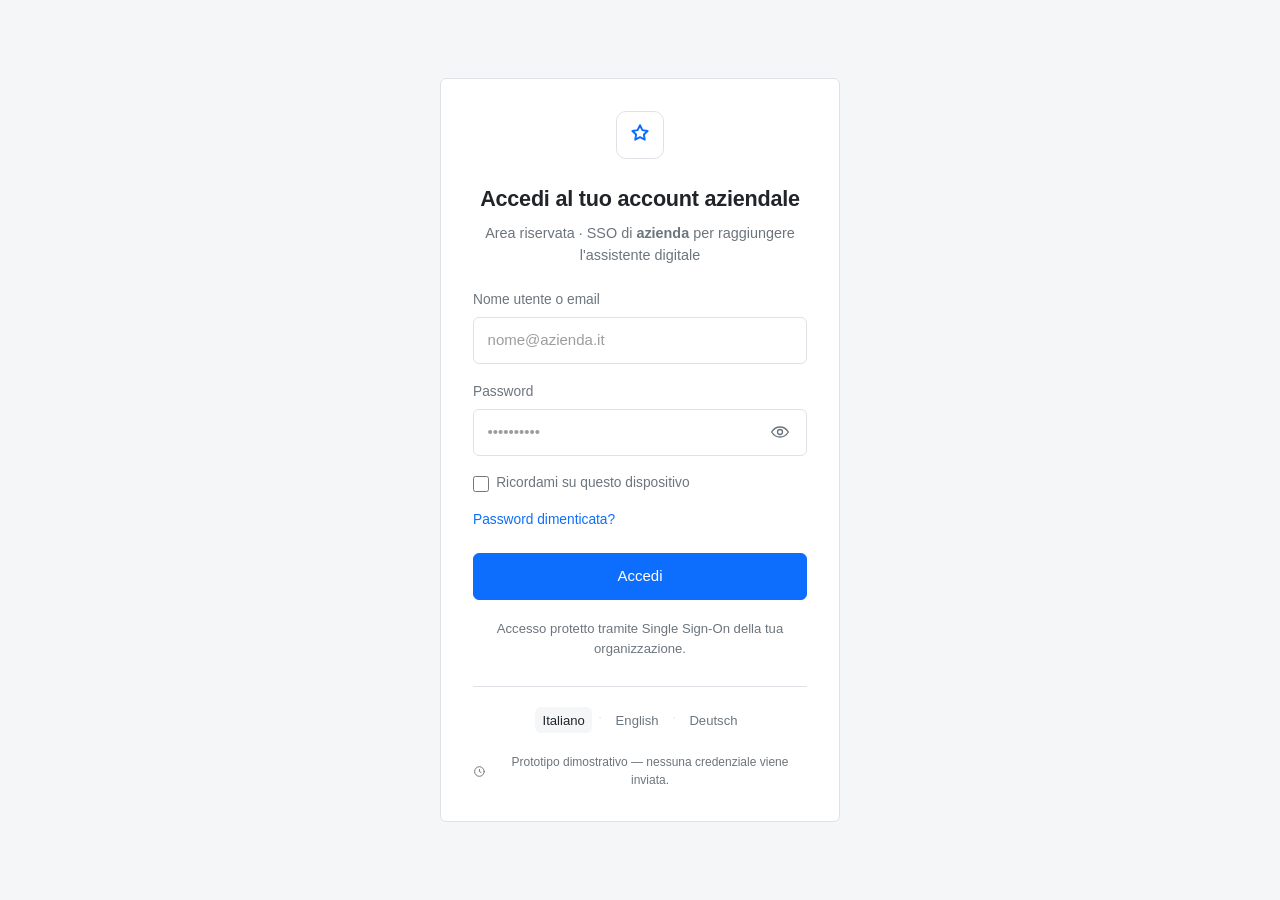
<file: Prototipi/login-sso-keycloak.html>
<!doctype html>
<html lang="it">
<head>
  <meta charset="utf-8" />
  <meta name="viewport" content="width=device-width, initial-scale=1" />
  <title>Accesso · SSO aziendale — azienda</title>
  <link rel="stylesheet" href="tokens.css" />
  <style>
    /* ===================================================================
       Ruoli -> tokens.css (palette canonica Decobrands, --db-*).
       I colori di marca arrivano dal foglio esterno; i valori che il set
       non prevede (bianco superficie, hover derivato, radius e stack font
       Bootstrap) sono dichiarati qui come token locali. Nessun hex nudo
       fuori da questo blocco. Tema chiaro come da design system.
       =================================================================== */
    :root {
      --sfondo:       var(--db-bg);                       /* sfondo pagina        */
      --superficie:   #fff;                               /* card/input (Bootstrap) */
      --testo:        var(--db-dark);                     /* testo primario       */
      --testo-tenue:  var(--db-secondary);                /* placeholder/attenuato */
      --bordo:        var(--db-border);                   /* bordi card/divider   */
      --azione:       var(--db-primary);                  /* CTA, link, focus     */
      --azione-hover: color-mix(in srgb, var(--db-primary) 88%, var(--db-dark));
      --azione-testo: #fff;                               /* testo su primary     */
      --successo:     var(--db-success);                  /* conferme, toast ok   */
      --errore:       var(--db-danger);                   /* errori/eliminazione  */
      --errore-bordo: var(--db-danger);
      --raggio:       .375rem;                            /* radius Bootstrap     */
      --ring:         color-mix(in srgb, var(--db-focus-ring) 25%, transparent);
      --font-sans:    -apple-system, BlinkMacSystemFont, "Segoe UI", Roboto,
                      "Helvetica Neue", Arial, sans-serif; /* stack Bootstrap     */
      --font-mono:    ui-monospace, SFMono-Regular, Menlo, Consolas,
                      "Liberation Mono", monospace;
    }

    /* ===================================================================
       Base
       =================================================================== */
    *, *::before, *::after { box-sizing: border-box; }
    html { -webkit-text-size-adjust: 100%; }
    body {
      margin: 0;
      min-height: 100vh;
      min-height: 100dvh;
      display: grid;
      place-items: center;
      padding: 24px;
      background: var(--sfondo);
      color: var(--testo);
      font-family: var(--font-sans);
      font-size: 15px;
      line-height: 1.5;
      -webkit-font-smoothing: antialiased;
    }
    a { color: var(--azione); text-decoration: none; }
    a:hover { color: var(--azione-hover); }
    p { margin: 0; }

    /* ===================================================================
       Logo client / intestazione (come #kc-header-wrapper del tema)
       =================================================================== */
    .login-logo {
      display: grid;
      place-items: center;
      width: 48px;
      height: 48px;
      margin: 0 auto 1.5rem;
      border-radius: 10px;
      background: var(--superficie);
      border: 1px solid var(--bordo);
      color: var(--azione);
    }
    .login-logo svg { width: 26px; height: 26px; }

    /* ===================================================================
       La scheda del form (login-pf-page .card-pf)
       =================================================================== */
    .login-card {
      width: 100%;
      max-width: 400px;
      background: var(--superficie);
      border: 1px solid var(--bordo);
      border-radius: var(--raggio);
      padding: 2rem;
      box-shadow: none;
    }
    .login-card h1 {
      margin: 0 0 .5rem;
      font-size: 1.35rem;
      font-weight: 600;
      letter-spacing: -0.01em;
      text-align: center;
    }
    .login-sub {
      margin: 0 0 1.5rem;
      color: var(--testo-tenue);
      font-size: .9rem;
      text-align: center;
    }

    /* --- Campi --- */
    .field { display: block; margin-bottom: 1.1rem; }
    .field label {
      display: block;
      margin-bottom: .4rem;
      color: var(--testo-tenue);
      font-size: .86rem;
    }
    .input-wrap { position: relative; }
    .input {
      width: 100%;
      padding: .7rem .85rem;
      background: var(--superficie);
      border: 1px solid var(--bordo);
      border-radius: var(--raggio);
      color: var(--testo);
      font: inherit;
    }
    .input::placeholder { color: color-mix(in srgb, var(--testo) 45%, transparent); }
    .input:focus-visible {
      outline: none;
      border-color: var(--azione);
      box-shadow: 0 0 0 2px var(--ring);
    }
    .input[aria-invalid="true"] {
      border-color: var(--errore);
    }
    .pw-toggle {
      position: absolute;
      top: 50%;
      right: .5rem;
      transform: translateY(-50%);
      display: grid;
      place-items: center;
      width: 38px;
      height: 38px;
      padding: 0;
      background: transparent;
      border: 0;
      border-radius: var(--raggio);
      color: var(--testo-tenue);
    }
    .pw-toggle:hover { color: var(--testo); }
    .pw-toggle:focus-visible {
      outline: none;
      box-shadow: 0 0 0 2px var(--ring);
    }
    .pw-toggle svg { width: 20px; height: 20px; }

    /* --- Messaggio di errore --- */
    .alert {
      display: flex;
      gap: .5rem;
      align-items: flex-start;
      padding: .7rem .85rem;
      margin-bottom: 1.1rem;
      border-radius: var(--raggio);
      font-size: .86rem;
      background: color-mix(in srgb, var(--errore) 8%, var(--superficie));
      border: 1px solid var(--errore-bordo);
      color: var(--testo);
    }
    .alert[hidden] { display: none; }
    .alert svg { width: 16px; height: 16px; flex: none; margin-top: 1px; color: var(--errore); }

    /* --- Riga opzioni: ricordami + password dimenticata --- */
    .form-options {
      display: flex;
      align-items: center;
      justify-content: space-between;
      gap: 1rem;
      flex-wrap: wrap;
      margin: 0 0 1.4rem;
      font-size: .86rem;
      color: var(--testo-tenue);
    }
    .check {
      display: inline-flex;
      align-items: center;
      gap: .45rem;
      cursor: pointer;
    }
    .check input {
      width: 16px;
      height: 16px;
      margin: 0;
      accent-color: var(--azione);
      cursor: pointer;
    }
    .form-options a { font-size: .86rem; }

    /* --- Pulsante di accesso: azione primaria aziendale --- */
    .btn-primary {
      width: 100%;
      padding: .7rem 1rem;
      background-color: var(--azione);
      border: 1px solid var(--azione);
      border-radius: var(--raggio);
      color: var(--azione-testo);
      font: inherit;
      font-weight: 500;
      cursor: pointer;
      transition: background-color .15s ease, border-color .15s ease;
    }
    .btn-primary:hover { background-color: var(--azione-hover); border-color: var(--azione-hover); }
    .btn-primary:active { transform: translateY(1px); }
    .btn-primary:focus-visible {
      outline: none;
      box-shadow: 0 0 0 2px var(--ring);
    }
    .btn-primary[disabled] { opacity: .75; cursor: progress; }

    /* --- Nota inferiore / helper --- */
    .form-note {
      margin-top: 1.2rem;
      color: var(--testo-tenue);
      font-size: .82rem;
      text-align: center;
    }

    /* --- Stato di successo (login simulato) --- */
    .success {
      text-align: center;
      padding-block: 1rem;
    }
    .success-icon {
      display: grid;
      place-items: center;
      width: 52px;
      height: 52px;
      margin: 0 auto 1rem;
      border-radius: 50%;
      background: color-mix(in srgb, var(--successo) 14%, transparent);
      color: var(--successo);
    }
    .success-icon svg { width: 26px; height: 26px; }
    .success h2 {
      margin: 0 0 .4rem;
      font-size: 1.2rem;
      font-weight: 600;
    }
    .success p { color: var(--testo-tenue); font-size: .9rem; max-width: 30ch; margin: 0 auto 1.4rem; }
    .success .mono {
      display: inline-block;
      margin-bottom: 1.4rem;
      padding: .4rem .7rem;
      font-family: var(--font-mono);
      font-size: .72rem;
      color: var(--testo-tenue);
      background: var(--sfondo);
      border: 1px dashed var(--bordo);
      border-radius: var(--raggio);
    }

    /* --- Selettore lingua (solo con i18n attiva, come in Keycloak) --- */
    .locales {
      margin-top: 1.75rem;
      padding-top: 1.25rem;
      border-top: 1px solid var(--bordo);
      display: flex;
      justify-content: center;
      gap: .4rem;
      font-size: .82rem;
      color: var(--testo-tenue);
    }
    .locales a { color: var(--testo-tenue); padding: .2rem .45rem; border-radius: var(--raggio); }
    .locales a[aria-current="true"] { color: var(--testo); background: var(--sfondo); }
    .locales a:hover { color: var(--testo); }
    .locales .sep { color: var(--bordo); }

    /* --- Separatore bootstrap della demo --- */
    .demo-hint {
      margin-top: 1.25rem;
      display: flex;
      justify-content: center;
      align-items: center;
      gap: .45rem;
      font-size: .75rem;
      color: var(--testo-tenue);
      text-align: center;
    }
    .demo-hint svg { width: 13px; height: 13px; color: var(--testo-tenue); }

    @media (max-width: 440px) {
      body { padding: 16px; }
      .login-card { padding: 1.5rem; }
    }
  </style>
</head>
<body data-od-id="login-sso-screen">

  <section class="login-card" data-od-id="login-sso-card" aria-label="Accesso aziendale">

    <!-- Logo del cliente al posto di quello di Keycloak (#kc-header-wrapper) -->
    <div class="login-logo" role="img" aria-label="Logo azienda">
      <svg viewBox="0 0 24 24" fill="none" stroke="currentColor" stroke-width="1.8" stroke-linecap="round" stroke-linejoin="round"><path d="M12 3l2.2 4.5L19 8.3l-3.4 3.3.8 4.7L12 14l-4.4 2.3.8-4.7L5 8.3l4.8-.8z"/></svg>
    </div>

    <!-- Pannello di login -->
    <div id="panel-login">
      <h1 data-i18n="title">Accedi al tuo account aziendale</h1>
      <p class="login-sub" data-i18n="sub">Area riservata · SSO di <strong>azienda</strong> per raggiungere l'assistente digitale</p>

      <div class="alert" id="login-error" data-od-id="login-error" role="alert" hidden>
        <svg viewBox="0 0 24 24" fill="none" stroke="currentColor" stroke-width="2"><circle cx="12" cy="12" r="9"/><path d="M12 8v4M12 16h.01"/></svg>
        <span data-i18n="err-empty">Inserisci nome utente e password per continuare.</span>
      </div>

      <form id="login-form" novalidate>
        <div class="field">
          <label for="username">Nome utente o email</label>
          <div class="input-wrap">
            <input class="input" id="username" data-od-id="login-field-username" name="username" type="text" autocomplete="username" placeholder="nome@azienda.it" />
          </div>
        </div>

        <div class="field">
          <label for="password">Password</label>
          <div class="input-wrap">
            <input class="input" id="password" data-od-id="login-field-password" name="password" type="password" autocomplete="current-password" placeholder="••••••••••" />
            <button type="button" class="pw-toggle" id="pw-toggle" data-od-id="login-pw-toggle" aria-label="Mostra o nascondi la password" aria-pressed="false">
              <svg viewBox="0 0 24 24" fill="none" stroke="currentColor" stroke-width="1.6" stroke-linecap="round" stroke-linejoin="round"><path d="M2 12s3.5-6 10-6 10 6 10 6-3.5 6-10 6S2 12 2 12z"/><circle cx="12" cy="12" r="3"/></svg>
            </button>
          </div>
        </div>

        <div class="form-options">
          <label class="check" for="remember">
            <input type="checkbox" id="remember" name="remember" />
            Ricordami su questo dispositivo
          </label>
          <a href="#" data-i18n="forgot" data-od-id="login-forgot">Password dimenticata?</a>
        </div>

        <button class="btn-primary" type="submit" id="login-submit" data-i18n="cta" data-od-id="login-submit">Accedi</button>
      </form>

      <p class="form-note" data-i18n="note">Accesso protetto tramite Single Sign-On della tua organizzazione.</p>
    </div>

    <!-- Pannello di successo (solo prototipo) -->
    <div id="panel-success" hidden>
      <div class="success">
        <div class="success-icon"><svg viewBox="0 0 24 24" fill="none" stroke="currentColor" stroke-width="2" stroke-linecap="round" stroke-linejoin="round"><path d="M4 12.5l5 5L20 6.5"/></svg></div>
        <h2 data-i18n="ok-title">Autenticazione riuscita</h2>
        <p data-i18n="ok-body">Accesso verificato per <strong>azienda</strong>. Stai per raggiungere il tuo assistente digitale.</p>
        <div class="mono">assistente.localhost/oauth/openid/callback</div>
        <p class="form-note">
          <button type="button" class="btn-primary" id="reset-demo" data-od-id="login-reset-demo">Ripeti la demo di accesso</button>
        </p>
      </div>
    </div>

    <!-- Selettore lingua (i18n attiva) -->
    <nav class="locales" data-od-id="login-locales" aria-label="Lingua">
      <a href="#" data-lang="it" aria-current="true">Italiano</a>
      <span class="sep">·</span>
      <a href="#" data-lang="en">English</a>
      <span class="sep">·</span>
      <a href="#" data-lang="de">Deutsch</a>
    </nav>

    <div class="demo-hint">
      <svg viewBox="0 0 24 24" fill="none" stroke="currentColor" stroke-width="1.8" stroke-linecap="round"><path d="M12 8v4l3 2"/><circle cx="12" cy="12" r="9"/></svg>
      Prototipo dimostrativo — nessuna credenziale viene inviata.
    </div>
  </section>

  <script>
    (function () {
      var form = document.getElementById('login-form');
      var errorBox = document.getElementById('login-error');
      var userInput = document.getElementById('username');
      var passInput = document.getElementById('password');
      var submitBtn = document.getElementById('login-submit');
      var panelLogin = document.getElementById('panel-login');
      var panelSuccess = document.getElementById('panel-success');
      var resetBtn = document.getElementById('reset-demo');
      var pwToggle = document.getElementById('pw-toggle');

      function flagInvalid() {
        errorBox.hidden = false;
        if (!userInput.value.trim()) userInput.setAttribute('aria-invalid', 'true');
        if (!passInput.value) passInput.setAttribute('aria-invalid', 'true');
      }
      function clearInvalid() {
        errorBox.hidden = true;
        userInput.removeAttribute('aria-invalid');
        passInput.removeAttribute('aria-invalid');
      }

      form.addEventListener('submit', function (e) {
        e.preventDefault();
        clearInvalid();
        if (!userInput.value.trim() || !passInput.value) {
          flagInvalid();
          return;
        }
        submitBtn.disabled = true;
        var original = submitBtn.textContent;
        submitBtn.textContent = 'Accesso in corso…';
        window.setTimeout(function () {
          submitBtn.disabled = false;
          submitBtn.textContent = original;
          panelLogin.hidden = true;
          panelSuccess.hidden = false;
        }, 900);
      });

      userInput.addEventListener('input', clearInvalid);
      passInput.addEventListener('input', clearInvalid);

      pwToggle.addEventListener('click', function () {
        var show = passInput.type === 'password';
        passInput.type = show ? 'text' : 'password';
        pwToggle.setAttribute('aria-pressed', String(show));
        pwToggle.setAttribute('aria-label', show ? 'Nascondi la password' : 'Mostra la password');
      });

      resetBtn.addEventListener('click', function () {
        successReset();
      });

      function successReset() {
        panelSuccess.hidden = true;
        panelLogin.hidden = false;
        passInput.value = '';
        passInput.type = 'password';
        clearInvalid();
      }

      document.getElementById('login-forgot').addEventListener('click', function (e) { e.preventDefault(); });
      document.querySelectorAll('.locales a').forEach(function (link) {
        link.addEventListener('click', function (e) {
          e.preventDefault();
          document.querySelectorAll('.locales a').forEach(function (l) {
            l.toggleAttribute('aria-current', l === link);
          });
        });
      });
    })();
  </script>
</body>
</html>
</file>
<file: Prototipi/tokens-amministrazione.css>
/* ============================================================================
   RAG AZIENDALE · Design tokens — Amministrazione (esteso da Prototipi/tokens.css)
   ----------------------------------------------------------------------------
   Fonte        : SPECIFICA-INTERFACCE-AMMINISTRAZIONE.md §2.1, tokens.css,
                  Sviluppo/branding/tema-keycloak/login/resources/css/paletta-colori.md
   Regole       : 1) solo token di ruolo nei componenti, mai colori scritti a mano;
                  2) il colore di marchio non ha mai significato semantico;
                  3) gravità e stati = token propri (fg + sfondo + sempre icona/testo);
                  4) per ogni sfondo-azione esiste il token del testo corrispondente;
                  5) chiaro e scuro seguono prefers-color-scheme (o data-tema);
                  6) 4-6 token configurabili, tutto il resto è derivato.
   Convenzione  : i token marcati "CONFIG" si cambiano per palette/azienda.
                  I token marcati "DERIV" scendono dai CONFIG (color-mix, mai hex nudi
                  nei componenti). Le tre palette di prova (decobrands/verde/rossa)
                  provano che il marchio non si confonde con gli stati semantici.
   ============================================================================ */

/* ---------------------------------------------------------------------------
   1 · Palette attiva — Decobrands (default). CONFIGURABILI SOLO QUESTI.
   --------------------------------------------------------------------------- */
:root {
  --marchio:           #0d6efd;   /* CONFIG · colore di marca (azioni primarie)     */
  --marchio-secondario:#475a6b;   /* CONFIG · opzionale, accento neutro dei dettagli */
  --marchio-testo:     #ffffff;   /* CONFIG · testo sopra le superfici di marca     */
  --sfondo-pagina:     #f4f6f8;   /* CONFIG · sfondo pagina                         */
  --superficie:        #ffffff;   /* CONFIG · card, tavole, pannelli                */
  --superficie-alt:    #eef1f4;   /* DERIV  · seconda superficie (righe, header)    */
}

/* Palette di prova §2.1: il marchio cambia, i ruoli semantici restano */
html[data-palette="verde"] {
  --marchio:           #2e7d32;
  --marchio-secondario:#5a6b57;
  --marchio-testo:     #ffffff;
}
html[data-palette="rossa"] {
  --marchio:           #c62828;
  --marchio-secondario:#7a4f4f;
  --marchio-testo:     #ffffff;
}

/* ---------------------------------------------------------------------------
   2 · Ruoli derivati dal marchio — mai modificati a mano nei componenti
   --------------------------------------------------------------------------- */
:root {
  --azione:            var(--marchio);
  --azione-testo:      var(--marchio-testo);
  --azione-hover:      color-mix(in srgb, var(--marchio) 86%, var(--testo));
  --azione-pressa:     color-mix(in srgb, var(--marchio) 78%, var(--testo));
  --azione-tenue:      color-mix(in srgb, var(--marchio) 12%, transparent);
  --azione-soft:       color-mix(in srgb, var(--marchio) 8%, var(--superficie));
  --ring:              color-mix(in srgb, var(--marchio) 30%, transparent);

  --testo:             #17181c;
  --testo-tenue:       #5d6570;
  --testo-debole:      #8b939e;
  --bordo:             #e2e6eb;
  --bordo-insieme:     #c6ccd4;
  --ombra:             0 1px 2px rgba(16,24,40,.05), 0 1px 3px rgba(16,24,40,.07);
  --ombra-alzata:      0 6px 24px rgba(16,24,40,.12);
  --velato:            rgba(16,24,40,.45);
}

/* ---------------------------------------------------------------------------
   3 · Stati semantici §2.1.2 — indipendenti dal marchio, con sfondo abbinato
   --------------------------------------------------------------------------- */
:root {
  --stato-critico:       #d92d20;  --stato-critico-sfondo:       #fdf1f0;
  --stato-errore:        #b42318;  --stato-errore-sfondo:        #fdf3f2;
  --stato-attenzione:    #a15507;  --stato-attenzione-sfondo:    #fdf6ec;
  --stato-ok:            #067647;  --stato-ok-sfondo:            #ecfdf3;
  --stato-info:          #175cd3;  --stato-info-sfondo:          #eaf4fe;
  --stato-neutro:        #475467;  --stato-neutro-sfondo:        #f2f4f7;
}

/* ---------------------------------------------------------------------------
   4 · Residenza dei dati §7.1 — ha sempre icona + testo, mai solo colore
   --------------------------------------------------------------------------- */
:root {
  --residenza-interno:      #0f766e;  --residenza-interno-sfondo: #ecfdf9;
  --residenza-cloud:        #6d28d9;  --residenza-cloud-sfondo:   #f5f0fe;
}

/* ---------------------------------------------------------------------------
   5 · Forme, tipografia e spaziatura
   --------------------------------------------------------------------------- */
:root {
  --raggio:    8px;
  --raggio-l:  12px;
  --p:         999px;
  --font-sans: "Inter", -apple-system, "Segoe UI", Roboto, system-ui, sans-serif;
  --font-mono: ui-monospace, "JetBrains Mono", "SF Mono", Menlo, Consolas, monospace;
  --sp-1: 4px;  --sp-2: 8px;  --sp-3: 12px;  --sp-4: 16px;
  --sp-5: 24px; --sp-6: 32px; --sp-7: 40px;
}
body { font-size: 14px; }

/* ---------------------------------------------------------------------------
   5b · Anteprima dal vivo (solo prototipo) — mostra chiaro e scuro insieme,
        quindi non può usare i token del tema attivo. Nessun hex nei componenti.
   --------------------------------------------------------------------------- */
:root {
  --prev-testo-chiaro:  #17181c;
  --prev-testo-scuro:   #e9ecf1;
  --prev-sfondo-chiaro: #f4f6f8;
  --prev-sfondo-scuro:  #14161a;
  --prev-sup-chiaro:    #ffffff;
  --prev-sup-scuro:     #1c1f26;
  --prev-campo-chiaro:  #eef0f3;
  --prev-campo-scuro:   #2c313a;
  --prev-bordo:         #e2e6eb;
}

/* ---------------------------------------------------------------------------
   6 · TEMA SCURO — stesso marchio, superfici e testi scuri (derivati)
   --------------------------------------------------------------------------- */
html[data-tema="scuro"] {
  --sfondo-pagina:     #14161a;
  --superficie:        #1c1f26;
  --superficie-alt:    #252a33;
  --azione-tenue:      color-mix(in srgb, var(--marchio) 20%, transparent);
  --azione-soft:       color-mix(in srgb, var(--marchio) 12%, var(--superficie));

  --testo:             #e9ecf1;
  --testo-tenue:       #a4abb6;
  --testo-debole:      #6f7784;
  --bordo:             #2c313a;
  --bordo-insieme:     #3c434e;
  --ombra:             0 1px 2px rgba(0,0,0,.30), 0 1px 3px rgba(0,0,0,.35);
  --ombra-alzata:      0 6px 24px rgba(0,0,0,.50);
  --velato:            rgba(0,0,0,.60);

  --stato-critico:      #f97066;  --stato-critico-sfondo:       #2b1b1a;
  --stato-errore:       #fda29b;  --stato-errore-sfondo:        #2a1c1a;
  --stato-attenzione:   #fdb022;  --stato-attenzione-sfondo:    #29261a;
  --stato-ok:           #6ce9a6;  --stato-ok-sfondo:            #152a20;
  --stato-info:         #84caff;  --stato-info-sfondo:          #15223a;
  --stato-neutro:       #a4abb6;  --stato-neutro-sfondo:        #23262d;

  --residenza-interno:      #5eead4;  --residenza-interno-sfondo: #132b28;
  --residenza-cloud:        #c4b5fd;  --residenza-cloud-sfondo:   #271f3a;
}

/* Auto: il sistema decide, salvo override esplicito dal pannello prototipo */
@media (prefers-color-scheme: dark) {
  html:not([data-tema]) {
    --sfondo-pagina:     #14161a;
    --superficie:        #1c1f26;
    --superficie-alt:    #252a33;
    --azione-tenue:      color-mix(in srgb, var(--marchio) 20%, transparent);
    --azione-soft:       color-mix(in srgb, var(--marchio) 12%, var(--superficie));

    --testo:             #e9ecf1;
    --testo-tenue:       #a4abb6;
    --testo-debole:      #6f7784;
    --bordo:             #2c313a;
    --bordo-insieme:     #3c434e;
    --ombra:             0 1px 2px rgba(0,0,0,.30), 0 1px 3px rgba(0,0,0,.35);
    --ombra-alzata:      0 6px 24px rgba(0,0,0,.50);
    --velato:            rgba(0,0,0,.60);

    --stato-critico:      #f97066;  --stato-critico-sfondo:       #2b1b1a;
    --stato-errore:       #fda29b;  --stato-errore-sfondo:        #2a1c1a;
    --stato-attenzione:   #fdb022;  --stato-attenzione-sfondo:    #29261a;
    --stato-ok:           #6ce9a6;  --stato-ok-sfondo:            #152a20;
    --stato-info:         #84caff;  --stato-info-sfondo:          #15223a;
    --stato-neutro:       #a4abb6;  --stato-neutro-sfondo:        #23262d;

    --residenza-interno:      #5eead4;  --residenza-interno-sfondo: #132b28;
    --residenza-cloud:        #c4b5fd;  --residenza-cloud-sfondo:   #271f3a;
  }
}

/* Riepilogo token: CONFIG = marchio, marchio-secondario, marchio-testo,
   sfondo-pagina, superfice. Tutto il resto è DERIV (color-mix su questi). */
</file>
<file: Prototipi/tokens.css>
/* ============================================================
   DECOBRANDS MARKETING - Design tokens · palette colori
   ------------------------------------------------------------------
   Fonte canonica : docs/STILE-GUIDA-DECOBRANDS.md  (sez. 2 Palette)
   Sotto-doc      : docs/palette-colori-decobrands.md
   Utilizzo       : agganciare a vista/panoramica.html e alla futura
                    webapp marketing (specifica-sistema-marketing-ai.md).
   Regola         : nessun hex "nudo" nel codice dei componenti;
                    i ruoli si leggono da questi token.
   ============================================================ */

:root {
  /* ------------------------------------------------------------
     2.1 · Token di riferimento (già presenti nella guida)
     ------------------------------------------------------------ */
  --db-bg:        #f5f6f8;   /* sfondo pagina (body)                        */
  --db-border:    #dee2e6;   /* bordo card/tabelle/divider                  */
  --bs-primary:   #0d6efd;   /* blu Bootstrap primary (solo riferimento)    */

  /* ------------------------------------------------------------
     2.2 · Semantiche Bootstrap -> token semantici
     ------------------------------------------------------------ */
  --db-primary:   #0d6efd;   /* azioni principali, bordo-sx KPI, icone, link,
                                   FAB aiuto, divider attivo, hover tabella */
  --db-success:   #198754;   /* conferme, badge Integra/Esportato, qta +,
                                   pallino ok, riga nuova, toast ok          */
  --db-danger:    #dc3545;   /* eliminazione, errori, qta -, pallino ko,
                                   mismatch totale, badge Disabilitato/Errore*/
  --db-warning:   #ffc107;   /* da verificare/attenzione, righe dirty,
                                   highlight nuovo ordine, badge Non visto   */
  --db-info:      #0dcaf0;   /* badge confermato, DUPLICATO, KPI info,
                                   codice Integra nelle liste                */
  --db-secondary: #6c757d;   /* badge righe/contatori, stati neutri,
                                   placeholder, colonne attenuate            */
  --db-dark:      #212529;   /* navbar, header tabella, header modal errore,
                                   badge ruolo n8n                           */
  --db-light:     #f8f9fa;   /* header tabella sticky alt, input readonly    */

  /* ------------------------------------------------------------
     2.3 · Colori "fissi" usati nei template -> promossi a token
     ------------------------------------------------------------ */
  --db-bg-page:        #f5f6f8;   /* sfondo pagina = --db-bg               */
  --db-focus-ring:     #0d6efd;   /* divider hover/drag, focus input,
                                       drop-zone drag-over border          */
  --db-dropzone-bg:    #e8f0fe;   /* sfondo drop-zone in drag-over          */
  --db-pdf-bg:         #525659;   /* pannello PDF (#pdf-panel)              */
  --db-pdf-empty:      #aaa;      /* testo "PDF non disponibile" (#no-pdf)  */
  --db-sse-highlight:  #fff3cd;   /* riga ordine appena ricevuta (SSE, 5s)  */
  --db-th-bg:          #e9ecef;   /* header tabella righe (.tbl-righe),
                                       thead sticky, bg step stato          */
  --db-muted-dim:      #adb5bd;   /* pallino "sconosciuto" (pall-unknown),
                                       bordo drop-zone, frecce stepper      */
  --db-th-color:       #495057;   /* testo intestazioni tabella (prototipo) */
  --db-field-label:    #666;      /* etichette campo testata ordine (.lbl)  */
  --db-section-label:  #888;      /* etichetta "Righe" pagina ordine        */
  --db-readonly-bg:    #f8f9fa;   /* input readonly / pre.det-code          */

  /* ---- varianti bordo-sx .kpi-card / varianti .alert-scadenza ---- */
  --db-kpi-primary:    #0d6efd;   /* KPI card · azione principale          */
  --db-kpi-warning:    #ffc107;
  --db-kpi-danger:     #dc3545;
  --db-kpi-success:    #198754;
  --db-kpi-info:       #0dcaf0;

  /* ---- sfondi alert scadenze ---- */
  --db-alert-bg-danger:  #fff5f5;   /* scadenza superata / problema        */
  --db-alert-bg-ok:      #f0fdf4;   /* scadenza in ordine                   */
  --db-alert-bg-warn:    #fffdf0;   /* scadenza vicina / attenzione         */

  /* ---- stepper stati pratica ---- */
  --db-step-active-bg: #cfe2ff;   --db-step-active-fg: #084298;  /* active  */
  --db-step-done-bg:   #d1e7dd;   --db-step-done-fg:   #0f5132;  /* done    */

  /* ---- chip allegato (doc-chip) ---- */
  --db-chip-bg:     #e9f0fd;   --db-chip-border: #cfe0fb;   --db-chip-fg: #084298;
  --db-chip-empty-bg:#fbfcfd;   /* .doc-panel vuoto                          */

  /* ---- diff audit (prima/dopo) ---- */
  --db-diff-changed: rgba(255,193,7,.15);    /* riga "changed"              */
  --db-diff-before:  rgba(220,53,69,.1);     /* cella "prima"               */
  --db-diff-after:   rgba(25,135,84,.1);     /* cella "dopo"                */
  --db-mismatch-ring:rgba(220,53,69,.25);    /* anello focus mismatch totale*/

  /* ---- ombre / drop ---- */
  --db-shadow-kpi:   rgba(0,0,0,.06);   --db-shadow-card: rgba(0,0,0,.05);
  --db-shadow-hover: rgba(0,0,0,.08);   --db-shadow-fab:  rgba(0,0,0,.25);
  --db-strength-track: rgba(255,255,255,.35);  /* pista bar forza password */

  /* ------------------------------------------------------------
     2.4 · Semaforo quantità (giacenze, picker articoli)
     ------------------------------------------------------------ */
  --db-qta-neg:  #dc3545;   /* < 0  -> text-danger fw-bold     */
  --db-qta-zero: #6c757d;   /* = 0 / null -> text-muted        */
  --db-qta-pos:  #198754;   /* > 0  -> text-success fw-bold    */
}

/* ============================================================
   Utility semantiche (ruolo -> stile), coerenti con la guida
   ============================================================ */

/* Semaforo quantità - classi già previste dalla guida (sez. 2.4) */
.qta-neg  { color: var(--db-qta-neg);  font-weight: 600; }
.qta-zero { color: var(--db-qta-zero); }
.qta-pos  { color: var(--db-qta-pos);  font-weight: 600; }

/* Card KPI - bordo-sx semantico */
.kpi-card { box-shadow: 0 2px 4px var(--db-shadow-card); }
.kpi-card.kpi-primary { border-left: 3px solid var(--db-kpi-primary); }
.kpi-card.kpi-success { border-left: 3px solid var(--db-kpi-success); }
.kpi-card.kpi-warning { border-left: 3px solid var(--db-kpi-warning); }
.kpi-card.kpi-danger  { border-left: 3px solid var(--db-kpi-danger); }
.kpi-card.kpi-info    { border-left: 3px solid var(--db-kpi-info); }

/* Stato riga speditiva / prodotto */
.riga-nuova    { background: var(--db-sse-highlight); }
.step-active   { background: var(--db-step-active-bg); color: var(--db-step-active-fg); }
.step-done     { background: var(--db-step-done-bg);   color: var(--db-step-done-fg); }

/* Riepilogo: il sistema NON usa colori decorativi -> vedi palette-colori-decobrands.md sez. 6 */
</file>
